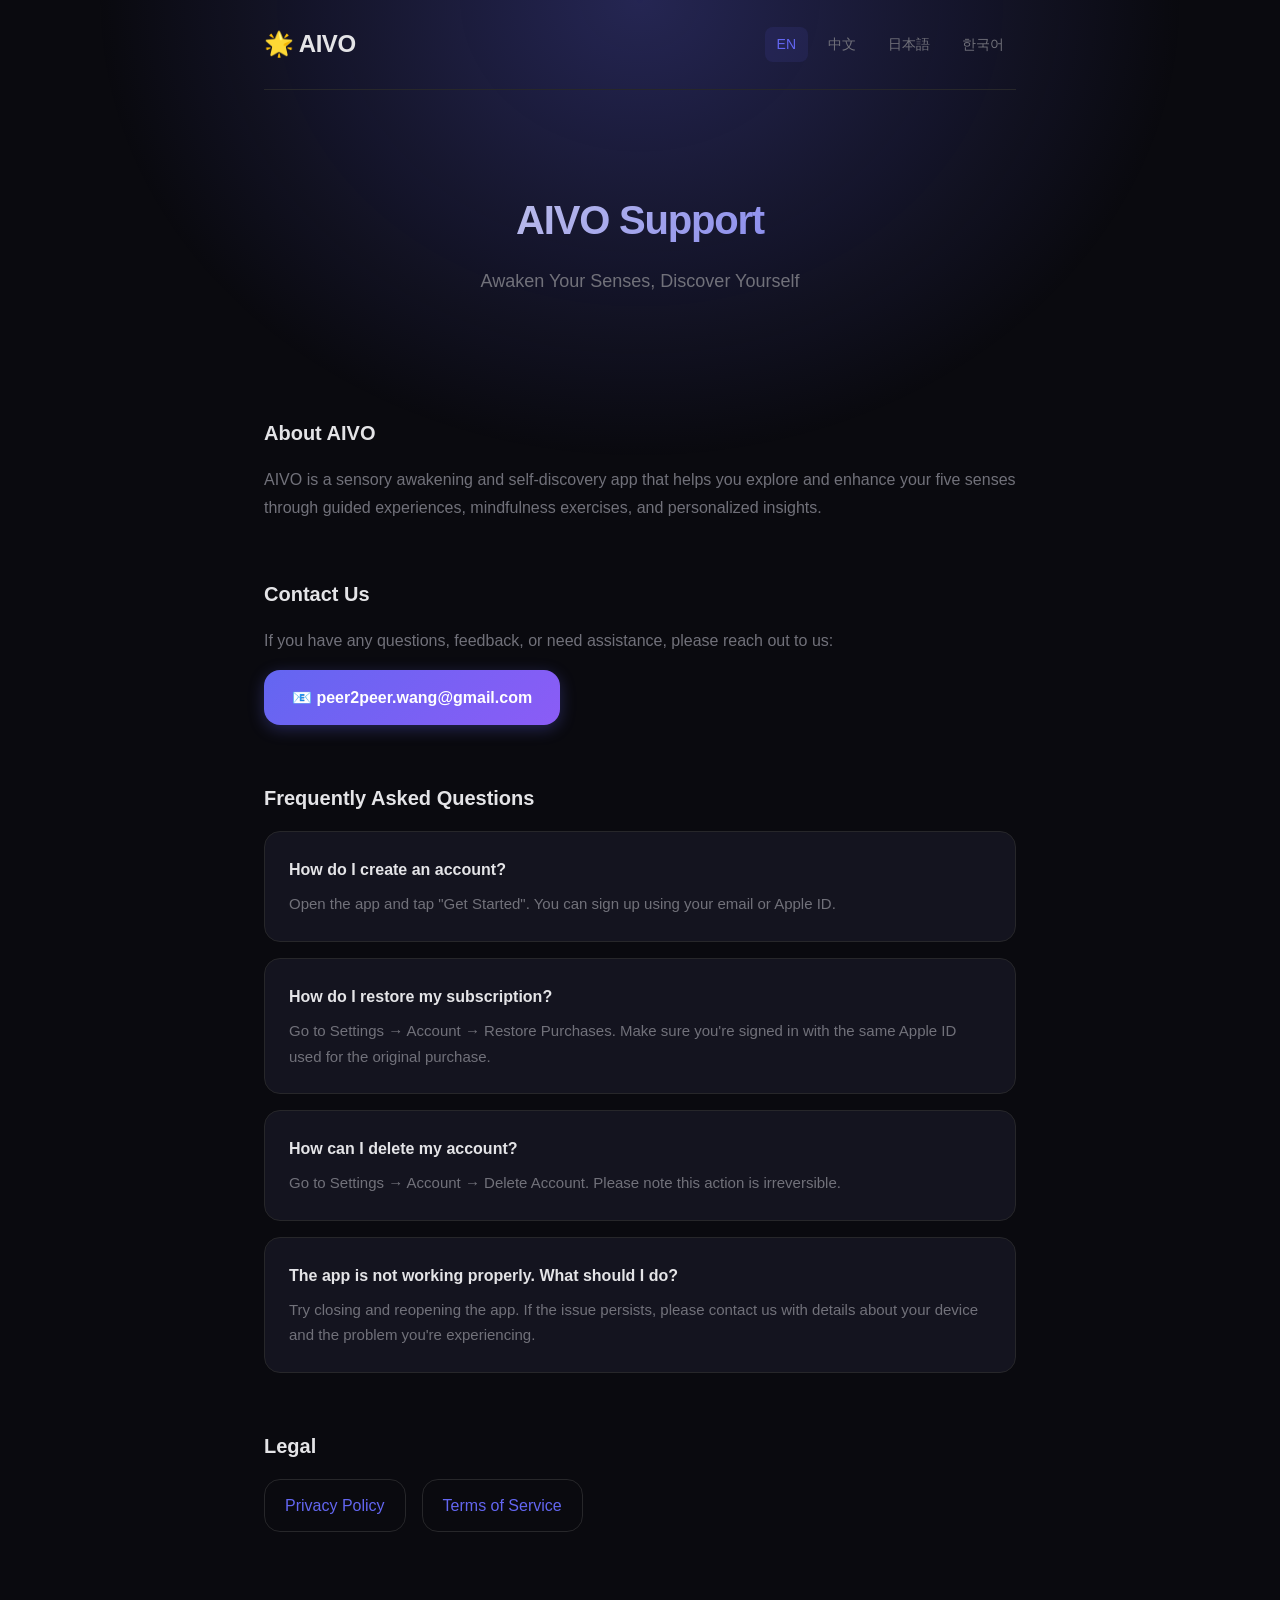
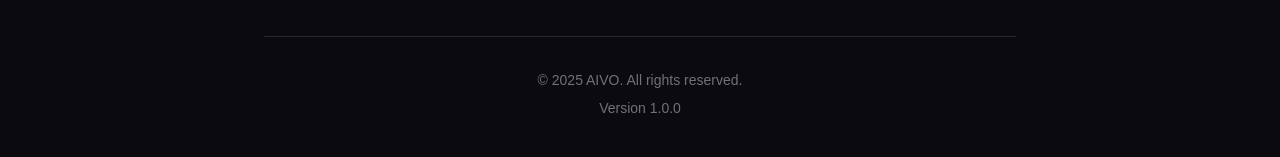
<file: index.html>
<!DOCTYPE html>
<html lang="en">
<head>
  <meta charset="UTF-8">
  <meta name="viewport" content="width=device-width, initial-scale=1.0">
  <title>AIVO Support</title>
  <script>
    (function() {
      const userLang = (navigator.language || navigator.userLanguage || 'en').toLowerCase();
      let target = '/en/';
      
      if (userLang.startsWith('zh')) target = '/zh/';
      else if (userLang.startsWith('ja')) target = '/ja/';
      else if (userLang.startsWith('ko')) target = '/ko/';
      
      // 获取当前路径的基础部分（支持 GitHub Pages 子目录）
      const basePath = window.location.pathname.replace(/\/index\.html$/, '').replace(/\/$/, '');
      window.location.replace(basePath + target);
    })();
  </script>
  <noscript>
    <meta http-equiv="refresh" content="0;url=./en/">
  </noscript>
</head>
<body>
  <p>Redirecting...</p>
</body>
</html>
</file>
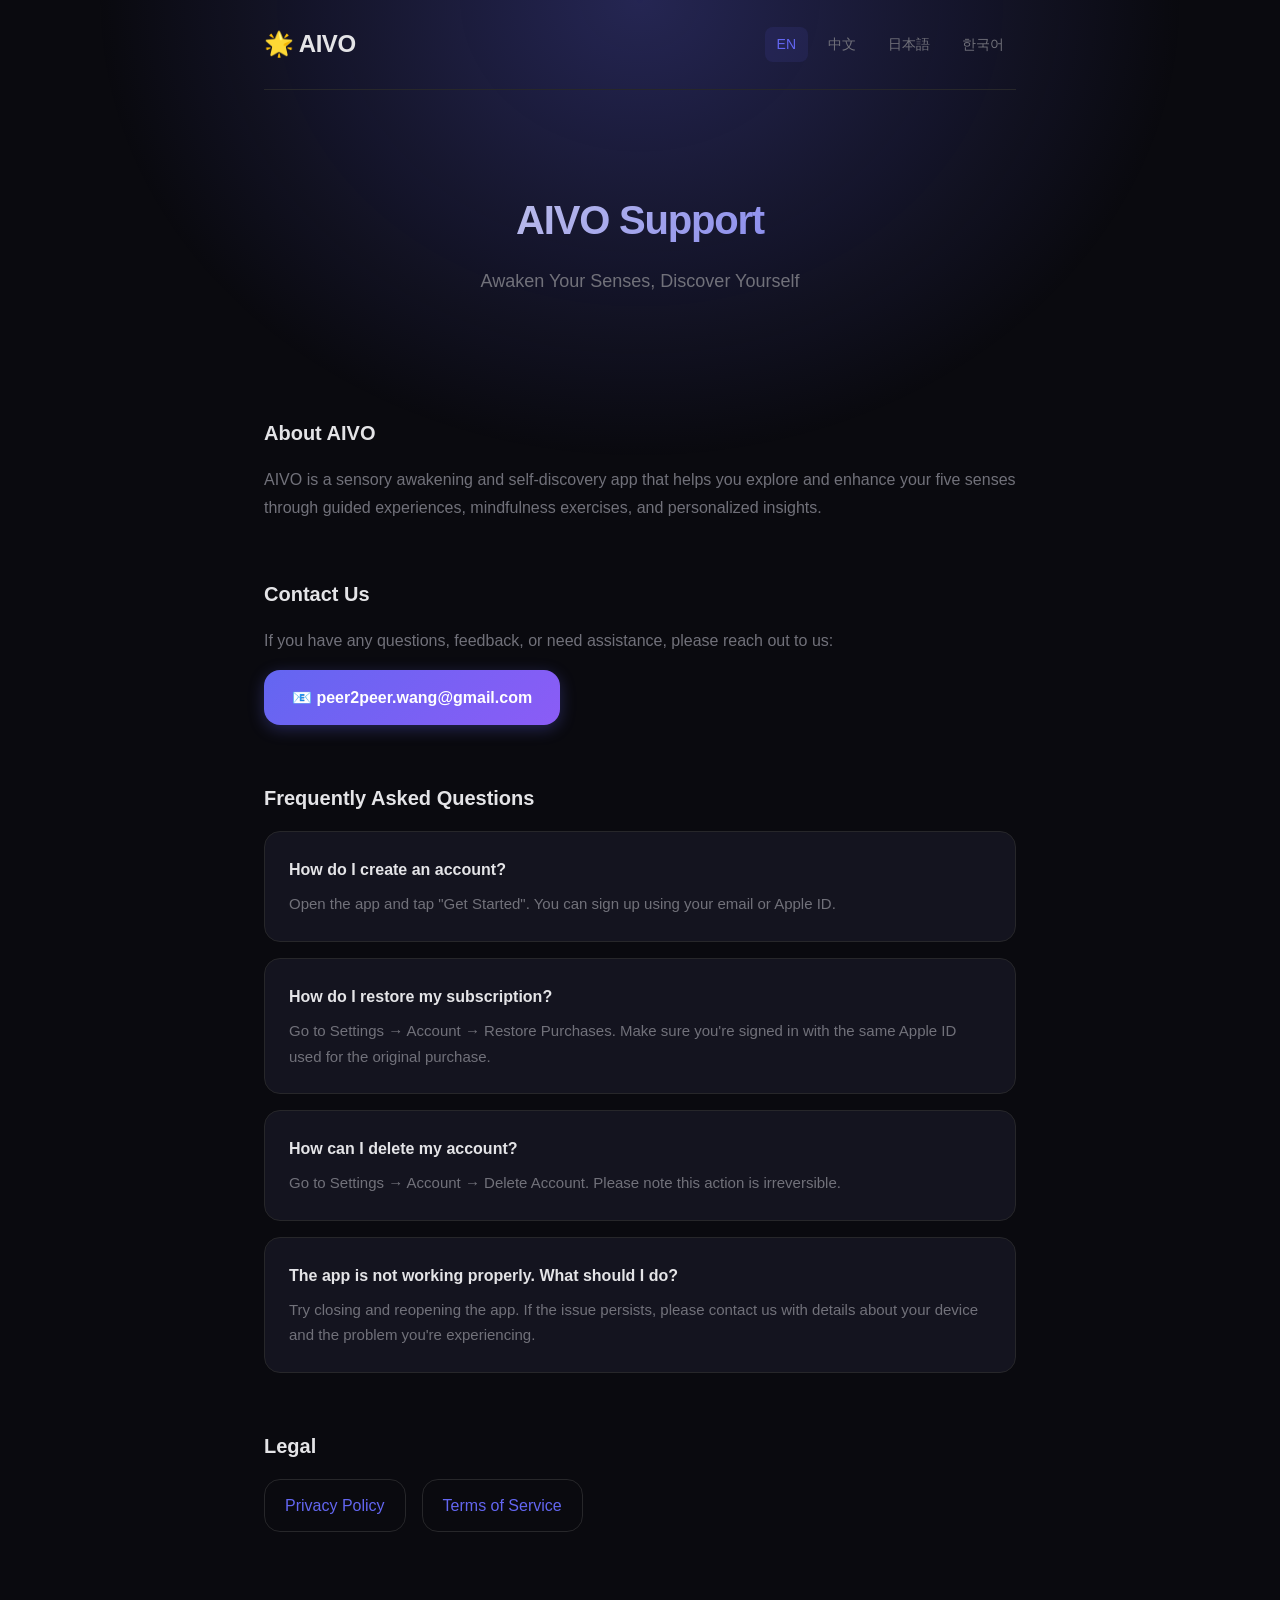
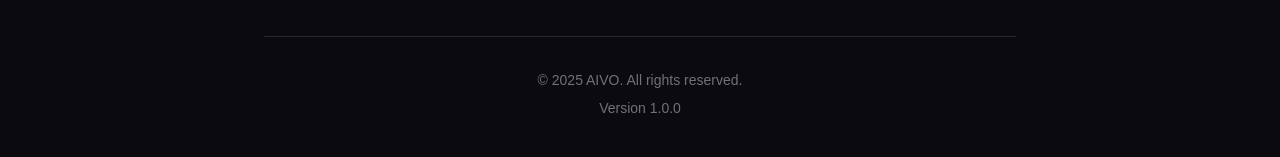
<file: en/index.html>
<!DOCTYPE html>
<html lang="en">
<head>
  <meta charset="UTF-8">
  <meta name="viewport" content="width=device-width, initial-scale=1.0">
  <meta name="description" content="AIVO App Support - Get help, FAQs, and contact information">
  <title>AIVO - Support</title>
  <link rel="stylesheet" href="../css/style.css">
</head>
<body>
  <div class="container">
    <header>
      <div class="logo">🌟 AIVO</div>
      <nav class="lang-switch">
        <a href="../en/" class="active">EN</a>
        <a href="../zh/">中文</a>
        <a href="../ja/">日本語</a>
        <a href="../ko/">한국어</a>
      </nav>
    </header>
    
    <main>
      <section class="hero">
        <h1>AIVO Support</h1>
        <p class="subtitle">Awaken Your Senses, Discover Yourself</p>
      </section>
      
      <section class="about">
        <h2>About AIVO</h2>
        <p>AIVO is a sensory awakening and self-discovery app that helps you explore and enhance your five senses through guided experiences, mindfulness exercises, and personalized insights.</p>
      </section>
      
      <section class="contact">
        <h2>Contact Us</h2>
        <p>If you have any questions, feedback, or need assistance, please reach out to us:</p>
        <a href="mailto:peer2peer.wang@gmail.com" class="email-btn">📧 peer2peer.wang@gmail.com</a>
      </section>
      
      <section class="faq">
        <h2>Frequently Asked Questions</h2>
        
        <div class="faq-item">
          <h3>How do I create an account?</h3>
          <p>Open the app and tap "Get Started". You can sign up using your email or Apple ID.</p>
        </div>
        
        <div class="faq-item">
          <h3>How do I restore my subscription?</h3>
          <p>Go to Settings → Account → Restore Purchases. Make sure you're signed in with the same Apple ID used for the original purchase.</p>
        </div>
        
        <div class="faq-item">
          <h3>How can I delete my account?</h3>
          <p>Go to Settings → Account → Delete Account. Please note this action is irreversible.</p>
        </div>
        
        <div class="faq-item">
          <h3>The app is not working properly. What should I do?</h3>
          <p>Try closing and reopening the app. If the issue persists, please contact us with details about your device and the problem you're experiencing.</p>
        </div>
      </section>
      
      <section class="links">
        <h2>Legal</h2>
        <div class="link-group">
          <a href="privacy.html">Privacy Policy</a>
          <a href="terms.html">Terms of Service</a>
        </div>
      </section>
    </main>
    
    <footer>
      <p>© 2025 AIVO. All rights reserved.</p>
      <p>Version 1.0.0</p>
    </footer>
  </div>
</body>
</html>
</file>
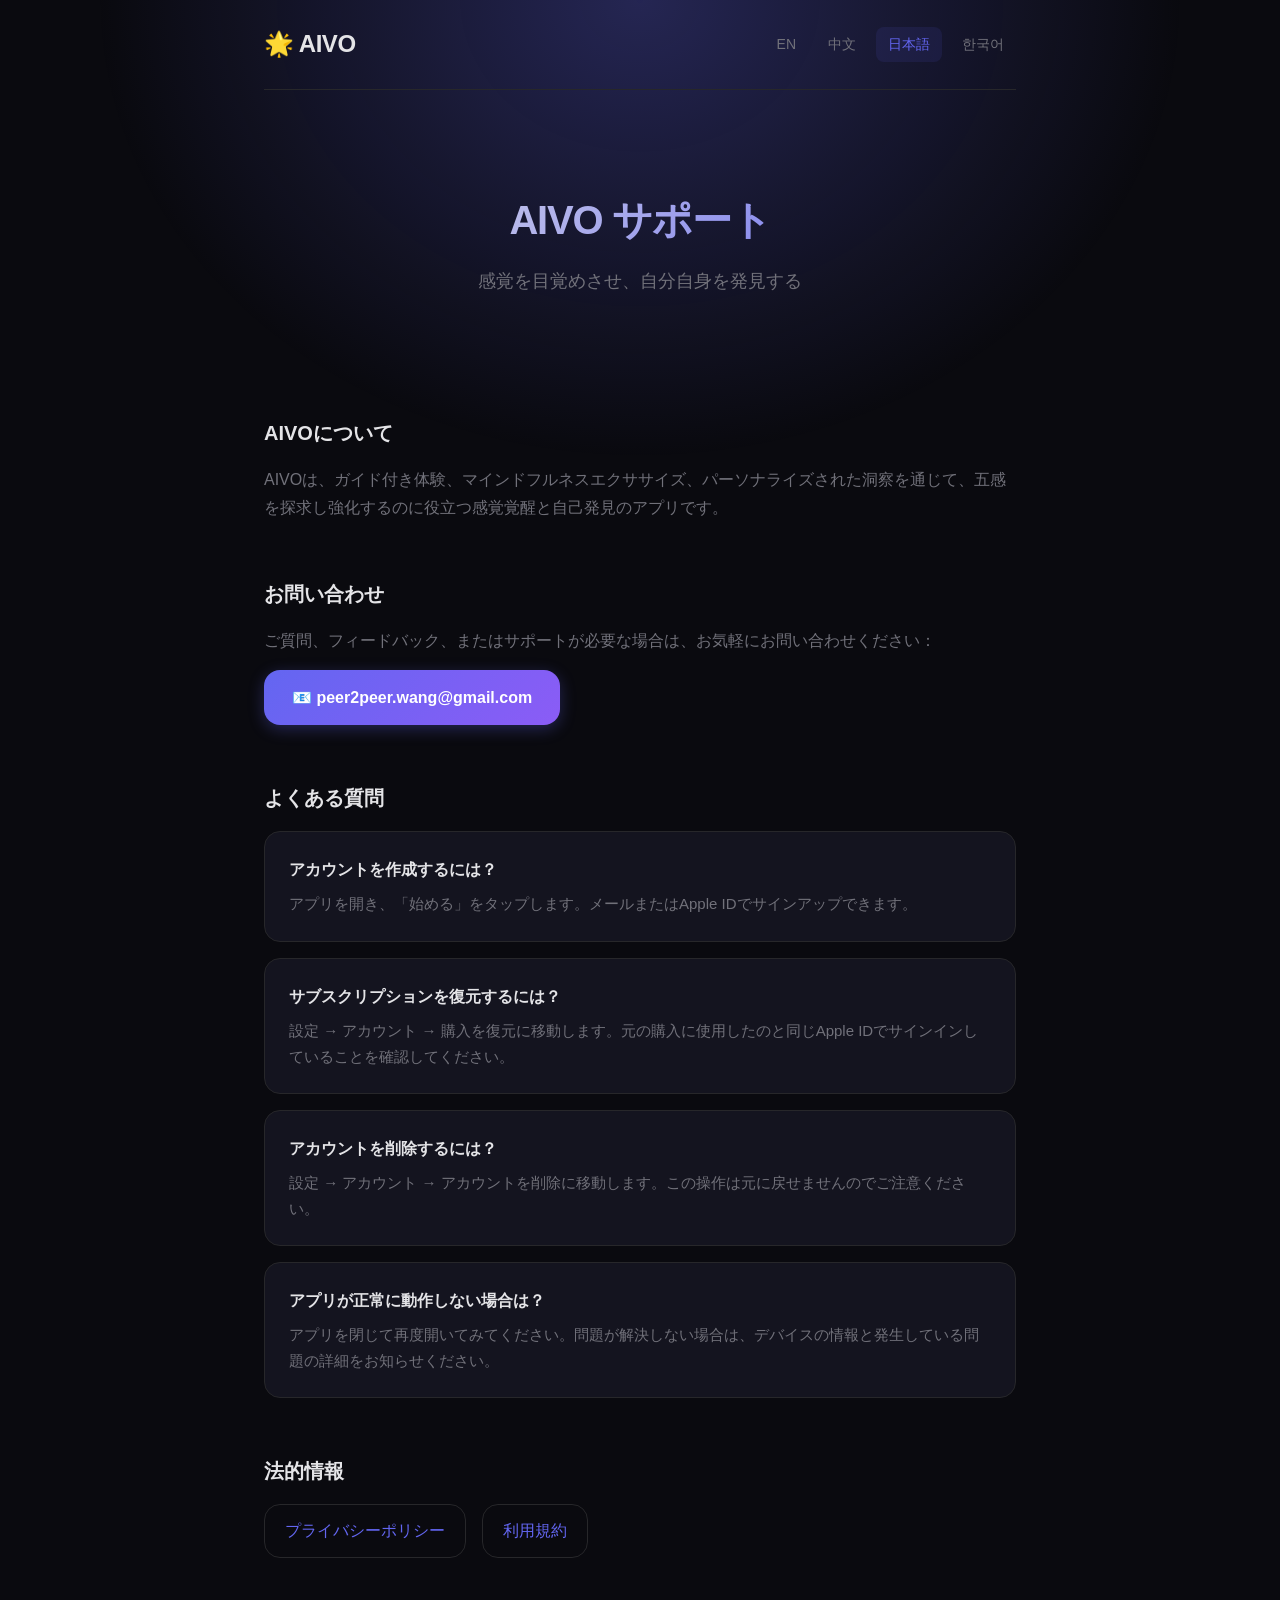
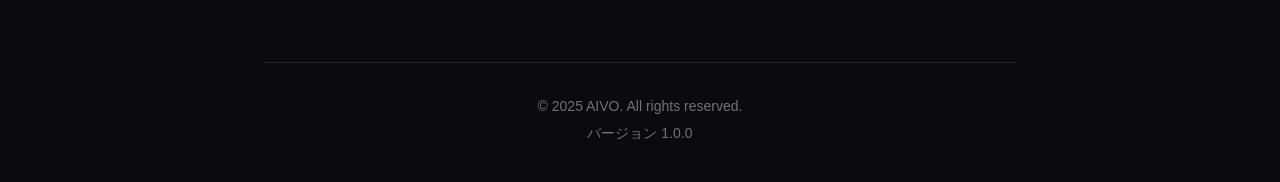
<file: ja/index.html>
<!DOCTYPE html>
<html lang="ja">
<head>
  <meta charset="UTF-8">
  <meta name="viewport" content="width=device-width, initial-scale=1.0">
  <meta name="description" content="AIVOアプリサポート - ヘルプ、FAQ、お問い合わせ情報">
  <title>AIVO - サポート</title>
  <link rel="stylesheet" href="../css/style.css">
</head>
<body>
  <div class="container">
    <header>
      <div class="logo">🌟 AIVO</div>
      <nav class="lang-switch">
        <a href="../en/">EN</a>
        <a href="../zh/">中文</a>
        <a href="../ja/" class="active">日本語</a>
        <a href="../ko/">한국어</a>
      </nav>
    </header>
    
    <main>
      <section class="hero">
        <h1>AIVO サポート</h1>
        <p class="subtitle">感覚を目覚めさせ、自分自身を発見する</p>
      </section>
      
      <section class="about">
        <h2>AIVOについて</h2>
        <p>AIVOは、ガイド付き体験、マインドフルネスエクササイズ、パーソナライズされた洞察を通じて、五感を探求し強化するのに役立つ感覚覚醒と自己発見のアプリです。</p>
      </section>
      
      <section class="contact">
        <h2>お問い合わせ</h2>
        <p>ご質問、フィードバック、またはサポートが必要な場合は、お気軽にお問い合わせください：</p>
        <a href="mailto:peer2peer.wang@gmail.com" class="email-btn">📧 peer2peer.wang@gmail.com</a>
      </section>
      
      <section class="faq">
        <h2>よくある質問</h2>
        
        <div class="faq-item">
          <h3>アカウントを作成するには？</h3>
          <p>アプリを開き、「始める」をタップします。メールまたはApple IDでサインアップできます。</p>
        </div>
        
        <div class="faq-item">
          <h3>サブスクリプションを復元するには？</h3>
          <p>設定 → アカウント → 購入を復元に移動します。元の購入に使用したのと同じApple IDでサインインしていることを確認してください。</p>
        </div>
        
        <div class="faq-item">
          <h3>アカウントを削除するには？</h3>
          <p>設定 → アカウント → アカウントを削除に移動します。この操作は元に戻せませんのでご注意ください。</p>
        </div>
        
        <div class="faq-item">
          <h3>アプリが正常に動作しない場合は？</h3>
          <p>アプリを閉じて再度開いてみてください。問題が解決しない場合は、デバイスの情報と発生している問題の詳細をお知らせください。</p>
        </div>
      </section>
      
      <section class="links">
        <h2>法的情報</h2>
        <div class="link-group">
          <a href="privacy.html">プライバシーポリシー</a>
          <a href="terms.html">利用規約</a>
        </div>
      </section>
    </main>
    
    <footer>
      <p>© 2025 AIVO. All rights reserved.</p>
      <p>バージョン 1.0.0</p>
    </footer>
  </div>
</body>
</html>
</file>
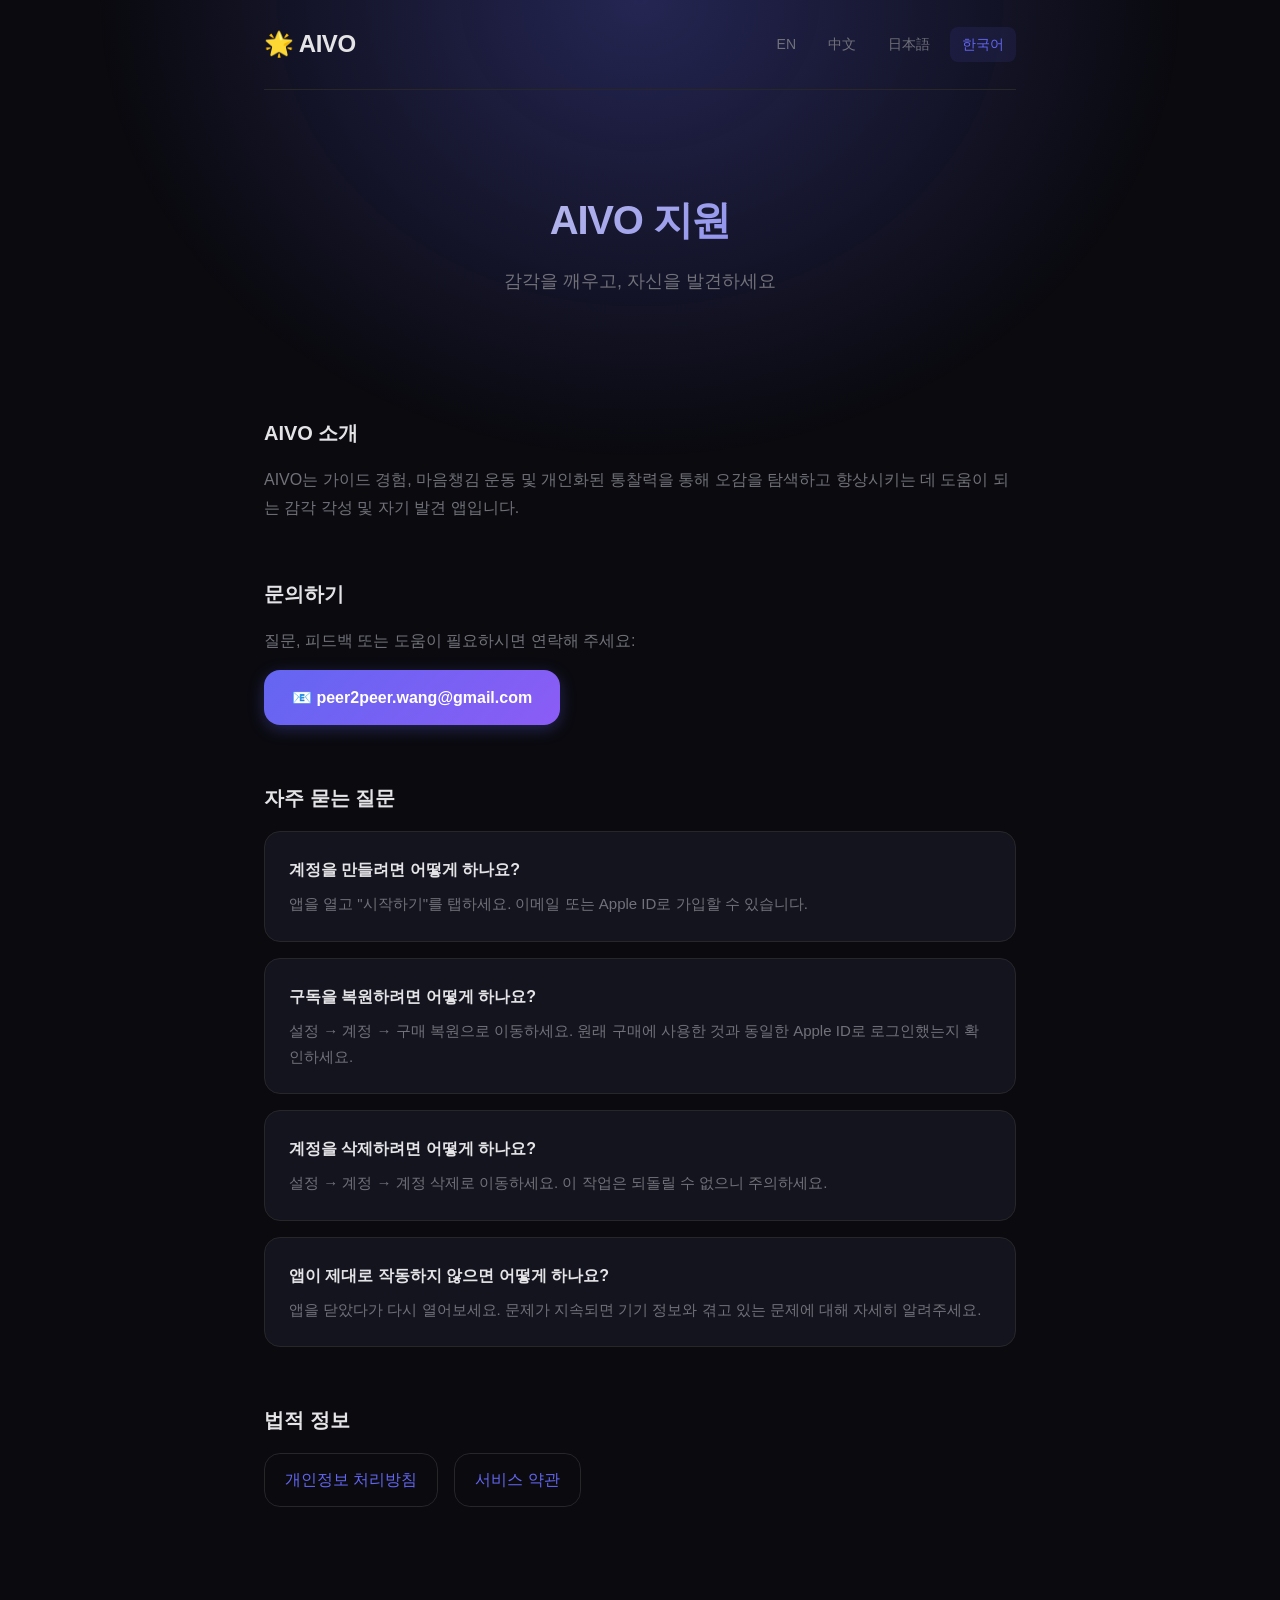
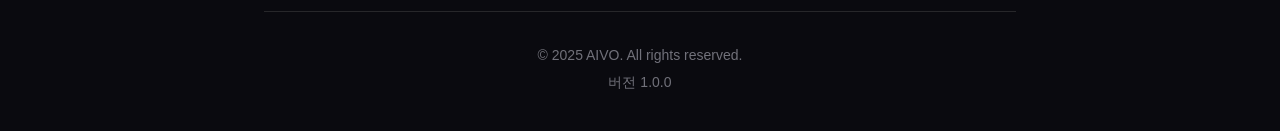
<file: ko/index.html>
<!DOCTYPE html>
<html lang="ko">
<head>
  <meta charset="UTF-8">
  <meta name="viewport" content="width=device-width, initial-scale=1.0">
  <meta name="description" content="AIVO 앱 지원 - 도움말, FAQ 및 연락처 정보">
  <title>AIVO - 지원</title>
  <link rel="stylesheet" href="../css/style.css">
</head>
<body>
  <div class="container">
    <header>
      <div class="logo">🌟 AIVO</div>
      <nav class="lang-switch">
        <a href="../en/">EN</a>
        <a href="../zh/">中文</a>
        <a href="../ja/">日本語</a>
        <a href="../ko/" class="active">한국어</a>
      </nav>
    </header>
    
    <main>
      <section class="hero">
        <h1>AIVO 지원</h1>
        <p class="subtitle">감각을 깨우고, 자신을 발견하세요</p>
      </section>
      
      <section class="about">
        <h2>AIVO 소개</h2>
        <p>AIVO는 가이드 경험, 마음챙김 운동 및 개인화된 통찰력을 통해 오감을 탐색하고 향상시키는 데 도움이 되는 감각 각성 및 자기 발견 앱입니다.</p>
      </section>
      
      <section class="contact">
        <h2>문의하기</h2>
        <p>질문, 피드백 또는 도움이 필요하시면 연락해 주세요:</p>
        <a href="mailto:peer2peer.wang@gmail.com" class="email-btn">📧 peer2peer.wang@gmail.com</a>
      </section>
      
      <section class="faq">
        <h2>자주 묻는 질문</h2>
        
        <div class="faq-item">
          <h3>계정을 만들려면 어떻게 하나요?</h3>
          <p>앱을 열고 "시작하기"를 탭하세요. 이메일 또는 Apple ID로 가입할 수 있습니다.</p>
        </div>
        
        <div class="faq-item">
          <h3>구독을 복원하려면 어떻게 하나요?</h3>
          <p>설정 → 계정 → 구매 복원으로 이동하세요. 원래 구매에 사용한 것과 동일한 Apple ID로 로그인했는지 확인하세요.</p>
        </div>
        
        <div class="faq-item">
          <h3>계정을 삭제하려면 어떻게 하나요?</h3>
          <p>설정 → 계정 → 계정 삭제로 이동하세요. 이 작업은 되돌릴 수 없으니 주의하세요.</p>
        </div>
        
        <div class="faq-item">
          <h3>앱이 제대로 작동하지 않으면 어떻게 하나요?</h3>
          <p>앱을 닫았다가 다시 열어보세요. 문제가 지속되면 기기 정보와 겪고 있는 문제에 대해 자세히 알려주세요.</p>
        </div>
      </section>
      
      <section class="links">
        <h2>법적 정보</h2>
        <div class="link-group">
          <a href="privacy.html">개인정보 처리방침</a>
          <a href="terms.html">서비스 약관</a>
        </div>
      </section>
    </main>
    
    <footer>
      <p>© 2025 AIVO. All rights reserved.</p>
      <p>버전 1.0.0</p>
    </footer>
  </div>
</body>
</html>
</file>
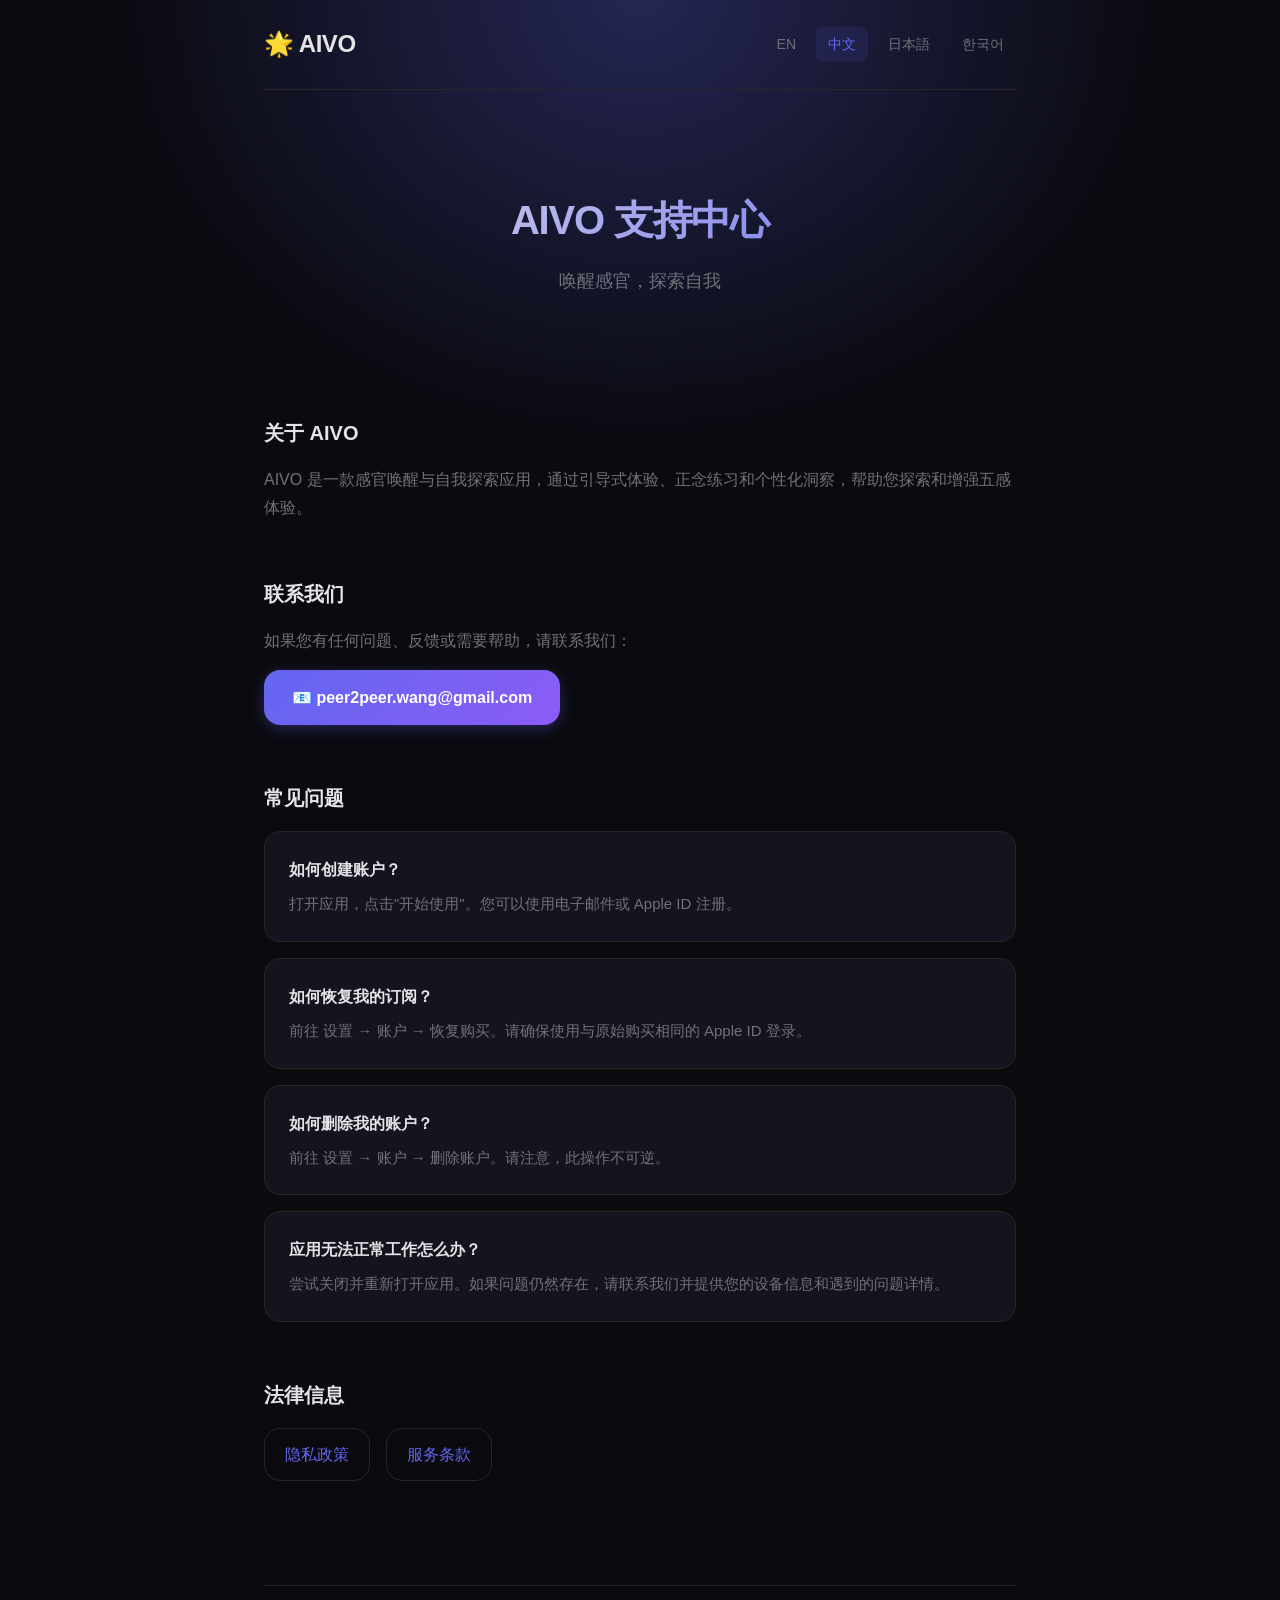
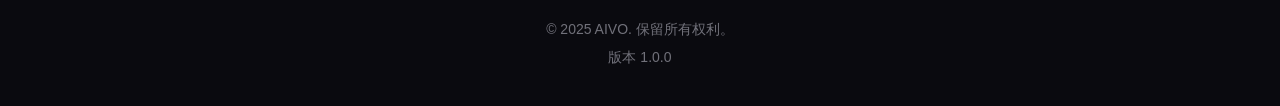
<file: zh/index.html>
<!DOCTYPE html>
<html lang="zh-CN">
<head>
  <meta charset="UTF-8">
  <meta name="viewport" content="width=device-width, initial-scale=1.0">
  <meta name="description" content="AIVO 应用支持 - 获取帮助、常见问题和联系方式">
  <title>AIVO - 支持</title>
  <link rel="stylesheet" href="../css/style.css">
</head>
<body>
  <div class="container">
    <header>
      <div class="logo">🌟 AIVO</div>
      <nav class="lang-switch">
        <a href="../en/">EN</a>
        <a href="../zh/" class="active">中文</a>
        <a href="../ja/">日本語</a>
        <a href="../ko/">한국어</a>
      </nav>
    </header>
    
    <main>
      <section class="hero">
        <h1>AIVO 支持中心</h1>
        <p class="subtitle">唤醒感官，探索自我</p>
      </section>
      
      <section class="about">
        <h2>关于 AIVO</h2>
        <p>AIVO 是一款感官唤醒与自我探索应用，通过引导式体验、正念练习和个性化洞察，帮助您探索和增强五感体验。</p>
      </section>
      
      <section class="contact">
        <h2>联系我们</h2>
        <p>如果您有任何问题、反馈或需要帮助，请联系我们：</p>
        <a href="mailto:peer2peer.wang@gmail.com" class="email-btn">📧 peer2peer.wang@gmail.com</a>
      </section>
      
      <section class="faq">
        <h2>常见问题</h2>
        
        <div class="faq-item">
          <h3>如何创建账户？</h3>
          <p>打开应用，点击"开始使用"。您可以使用电子邮件或 Apple ID 注册。</p>
        </div>
        
        <div class="faq-item">
          <h3>如何恢复我的订阅？</h3>
          <p>前往 设置 → 账户 → 恢复购买。请确保使用与原始购买相同的 Apple ID 登录。</p>
        </div>
        
        <div class="faq-item">
          <h3>如何删除我的账户？</h3>
          <p>前往 设置 → 账户 → 删除账户。请注意，此操作不可逆。</p>
        </div>
        
        <div class="faq-item">
          <h3>应用无法正常工作怎么办？</h3>
          <p>尝试关闭并重新打开应用。如果问题仍然存在，请联系我们并提供您的设备信息和遇到的问题详情。</p>
        </div>
      </section>
      
      <section class="links">
        <h2>法律信息</h2>
        <div class="link-group">
          <a href="privacy.html">隐私政策</a>
          <a href="terms.html">服务条款</a>
        </div>
      </section>
    </main>
    
    <footer>
      <p>© 2025 AIVO. 保留所有权利。</p>
      <p>版本 1.0.0</p>
    </footer>
  </div>
</body>
</html>
</file>
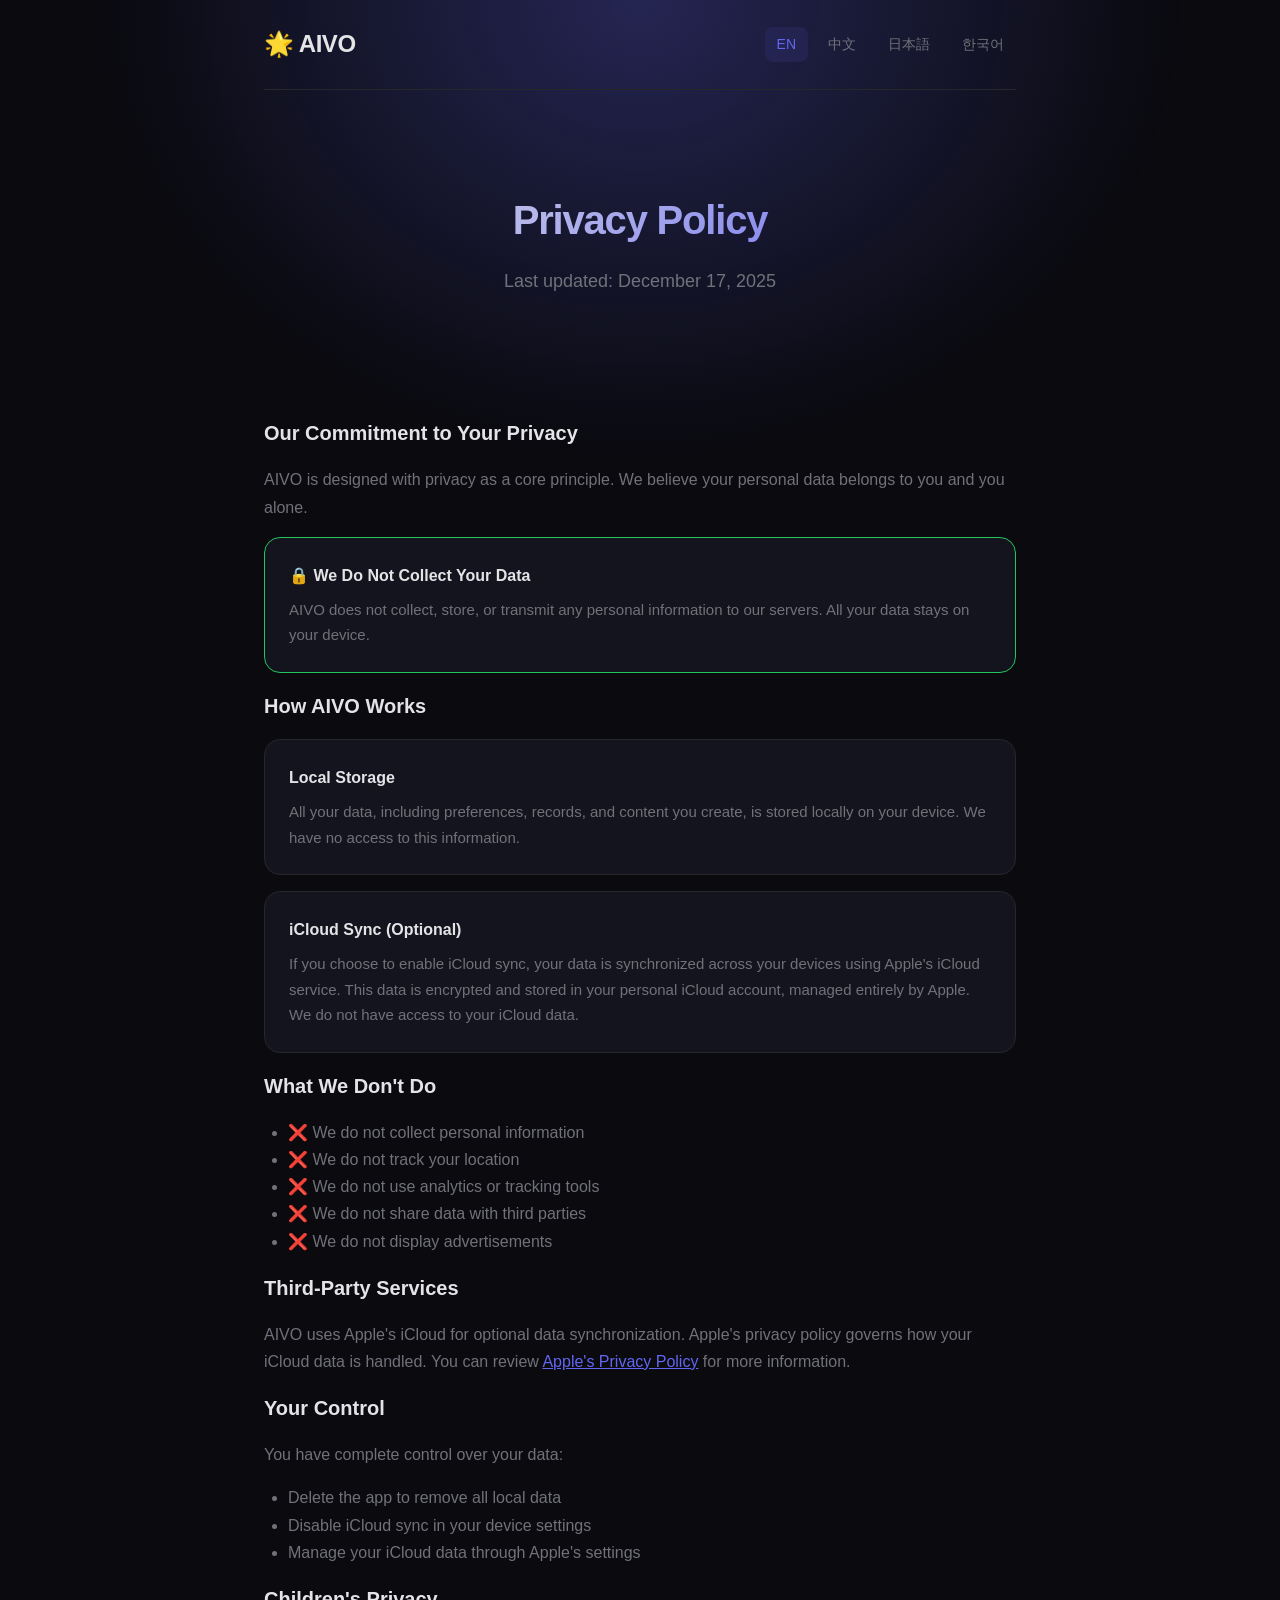
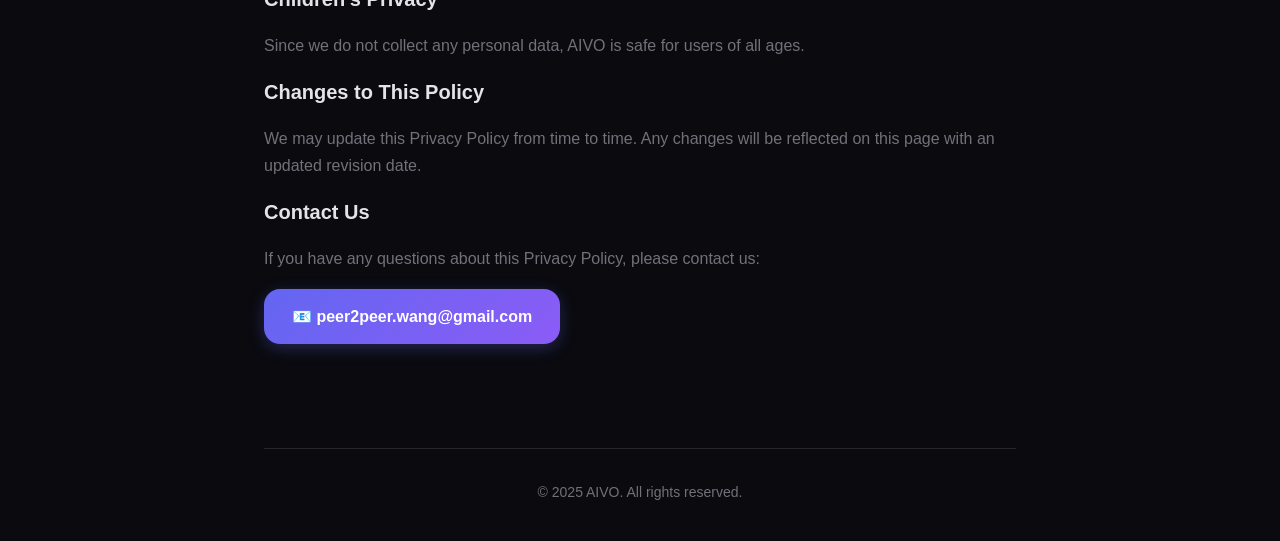
<file: privacy.html>
<!DOCTYPE html>
<html lang="en">
<head>
  <meta charset="UTF-8">
  <meta name="viewport" content="width=device-width, initial-scale=1.0">
  <title>AIVO Privacy Policy</title>
  <script>
    (function() {
      const userLang = (navigator.language || navigator.userLanguage || 'en').toLowerCase();
      let target = '/en/privacy.html';
      
      if (userLang.startsWith('zh')) target = '/zh/privacy.html';
      else if (userLang.startsWith('ja')) target = '/ja/privacy.html';
      else if (userLang.startsWith('ko')) target = '/ko/privacy.html';
      
      const basePath = window.location.pathname.replace(/\/privacy\.html$/, '').replace(/\/$/, '');
      window.location.replace(basePath + target);
    })();
  </script>
  <noscript>
    <meta http-equiv="refresh" content="0;url=./en/privacy.html">
  </noscript>
</head>
<body>
  <p>Redirecting...</p>
</body>
</html>
</file>
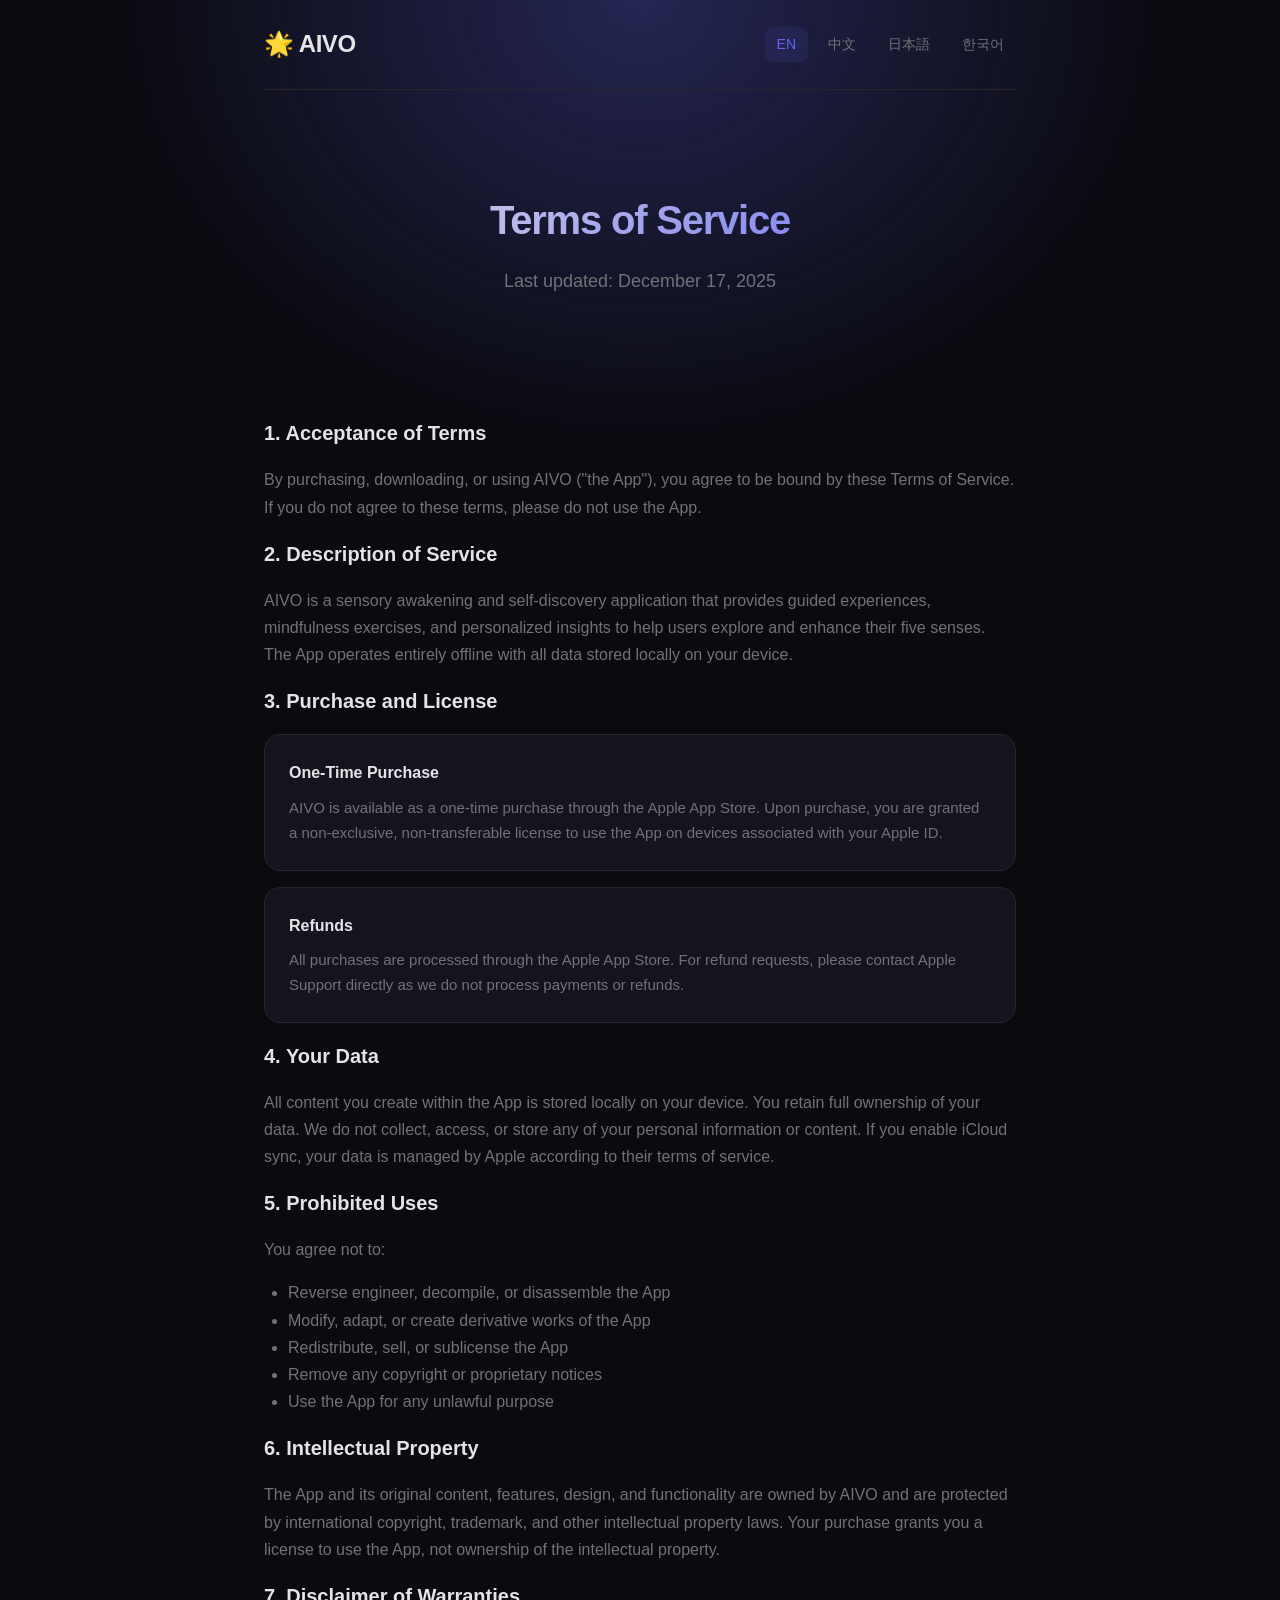
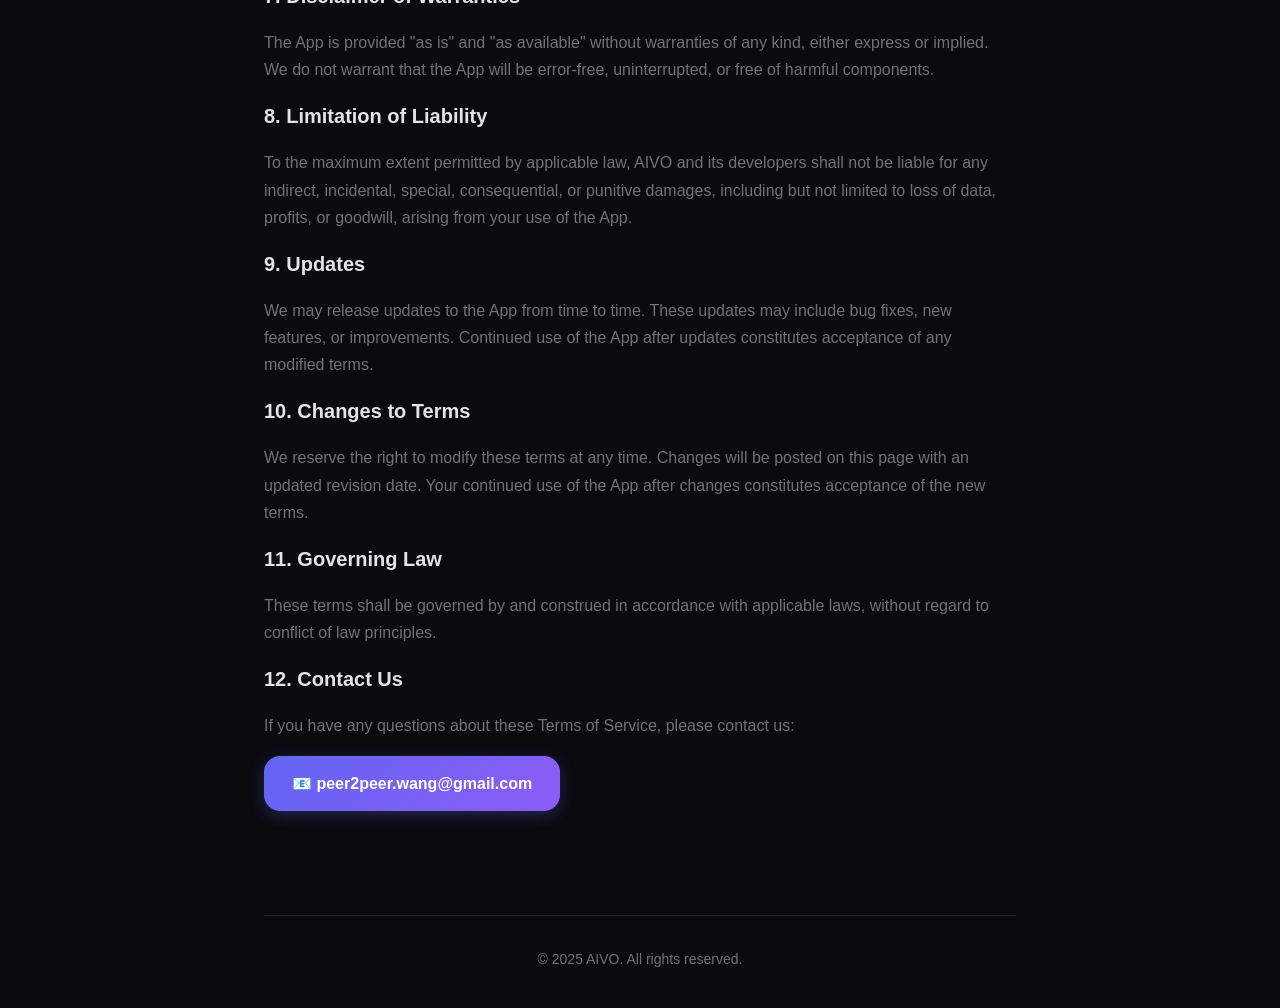
<file: terms.html>
<!DOCTYPE html>
<html lang="en">
<head>
  <meta charset="UTF-8">
  <meta name="viewport" content="width=device-width, initial-scale=1.0">
  <title>AIVO Terms of Service</title>
  <script>
    (function() {
      const userLang = (navigator.language || navigator.userLanguage || 'en').toLowerCase();
      let target = '/en/terms.html';
      
      if (userLang.startsWith('zh')) target = '/zh/terms.html';
      else if (userLang.startsWith('ja')) target = '/ja/terms.html';
      else if (userLang.startsWith('ko')) target = '/ko/terms.html';
      
      const basePath = window.location.pathname.replace(/\/terms\.html$/, '').replace(/\/$/, '');
      window.location.replace(basePath + target);
    })();
  </script>
  <noscript>
    <meta http-equiv="refresh" content="0;url=./en/terms.html">
  </noscript>
</head>
<body>
  <p>Redirecting...</p>
</body>
</html>
</file>
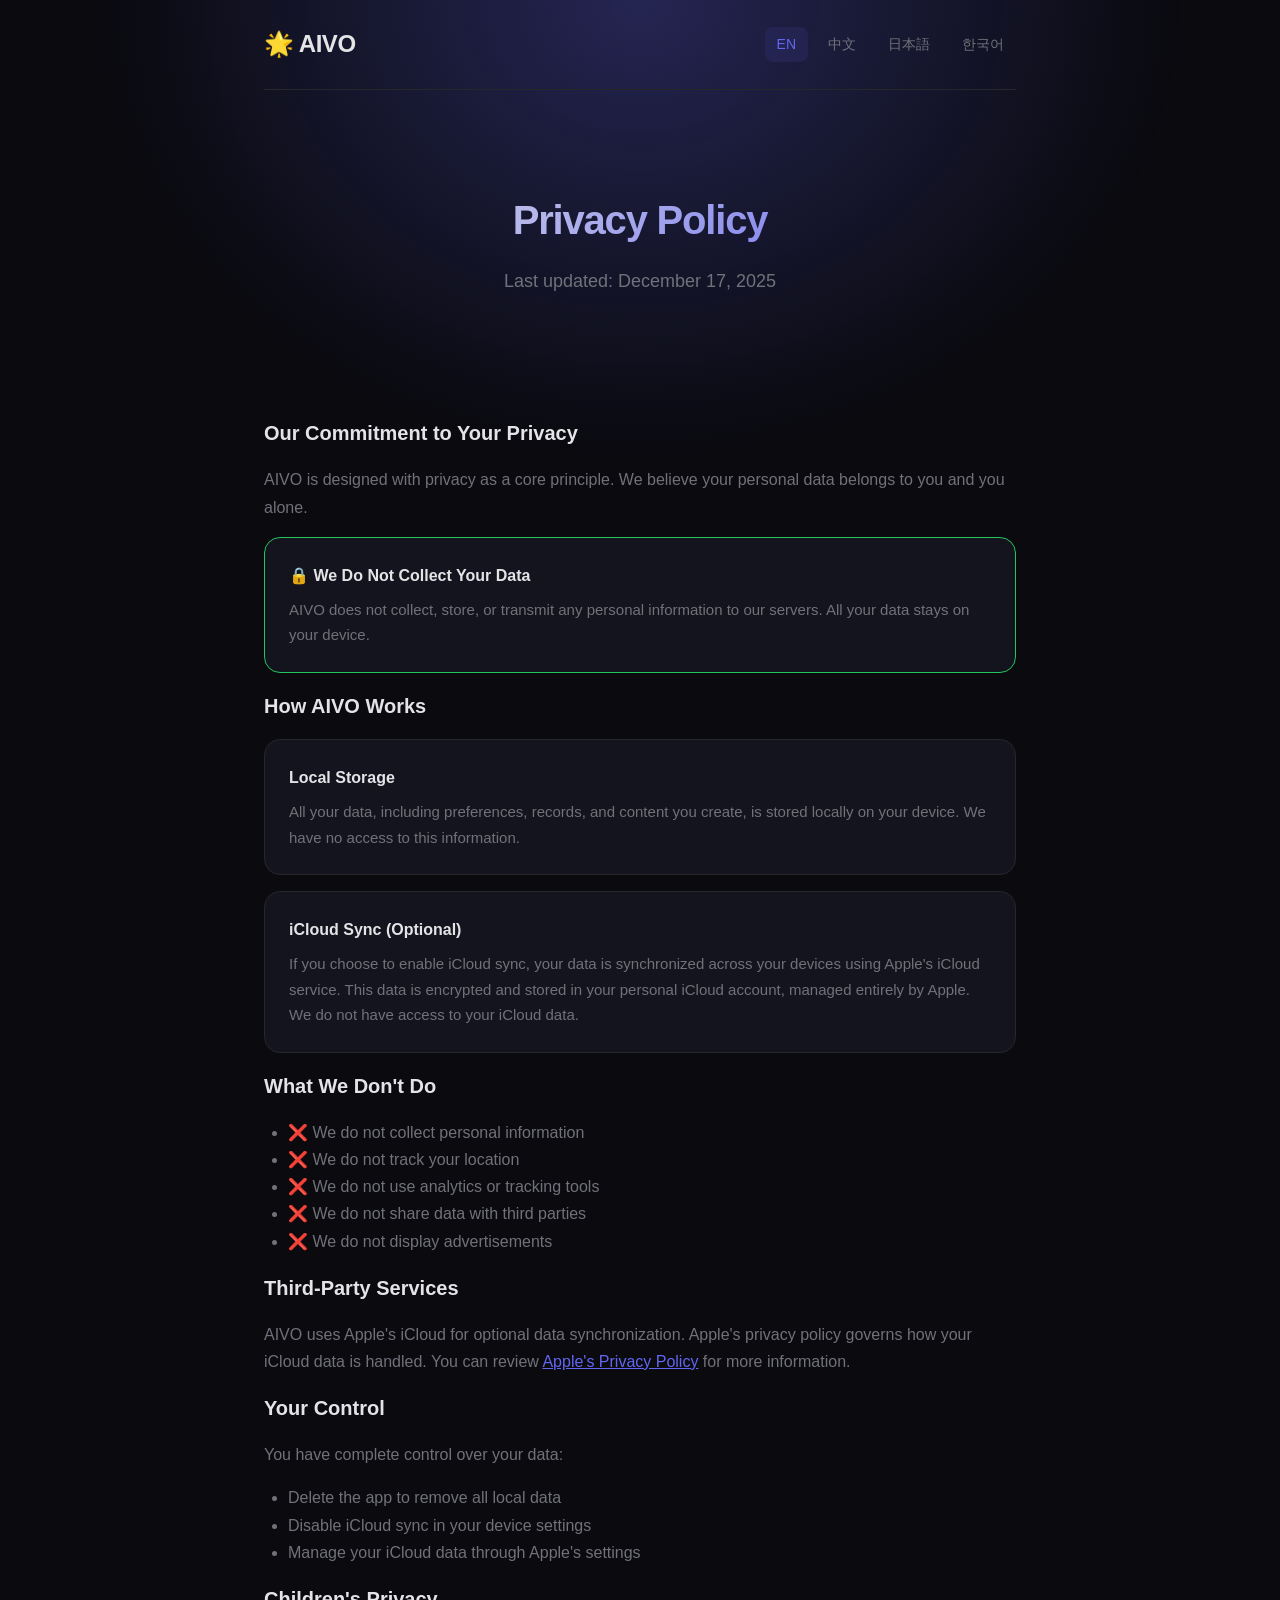
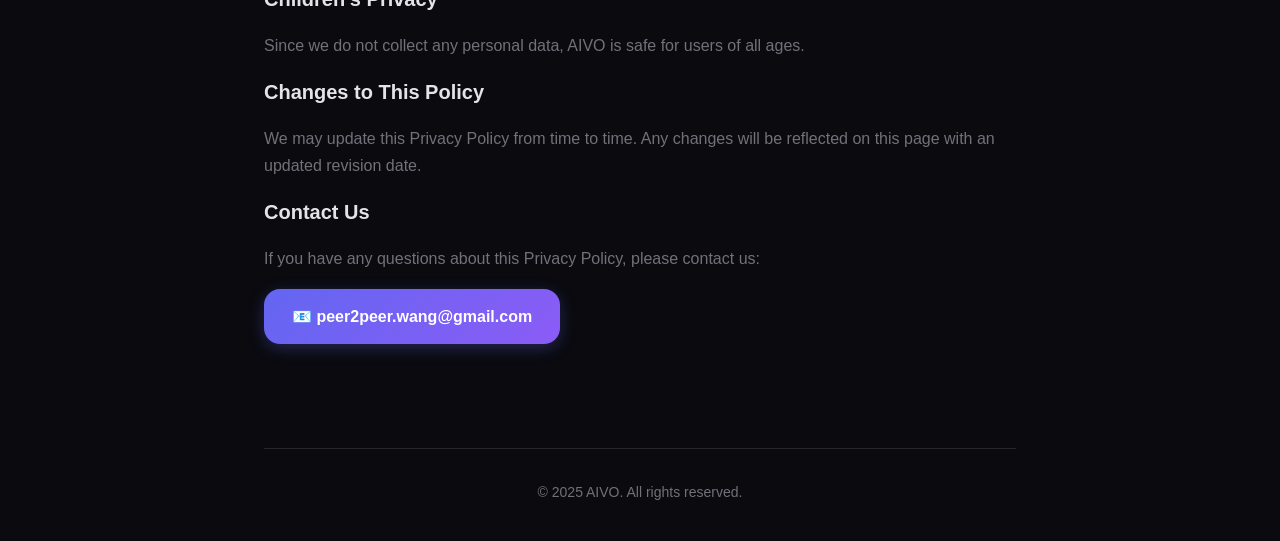
<file: en/privacy.html>
<!DOCTYPE html>
<html lang="en">
<head>
  <meta charset="UTF-8">
  <meta name="viewport" content="width=device-width, initial-scale=1.0">
  <meta name="description" content="AIVO Privacy Policy">
  <title>AIVO - Privacy Policy</title>
  <link rel="stylesheet" href="../css/style.css">
</head>
<body>
  <div class="container">
    <header>
      <div class="logo">🌟 AIVO</div>
      <nav class="lang-switch">
        <a href="../en/privacy.html" class="active">EN</a>
        <a href="../zh/privacy.html">中文</a>
        <a href="../ja/privacy.html">日本語</a>
        <a href="../ko/privacy.html">한국어</a>
      </nav>
    </header>
    
    <main>
      <section class="hero">
        <h1>Privacy Policy</h1>
        <p class="subtitle">Last updated: December 17, 2025</p>
      </section>
      
      <section class="content">
        <h2>Our Commitment to Your Privacy</h2>
        <p>AIVO is designed with privacy as a core principle. We believe your personal data belongs to you and you alone.</p>
        
        <div class="faq-item" style="border-color: #22c55e;">
          <h3>🔒 We Do Not Collect Your Data</h3>
          <p>AIVO does not collect, store, or transmit any personal information to our servers. All your data stays on your device.</p>
        </div>
        
        <h2>How AIVO Works</h2>
        
        <div class="faq-item">
          <h3>Local Storage</h3>
          <p>All your data, including preferences, records, and content you create, is stored locally on your device. We have no access to this information.</p>
        </div>
        
        <div class="faq-item">
          <h3>iCloud Sync (Optional)</h3>
          <p>If you choose to enable iCloud sync, your data is synchronized across your devices using Apple's iCloud service. This data is encrypted and stored in your personal iCloud account, managed entirely by Apple. We do not have access to your iCloud data.</p>
        </div>
        
        <h2>What We Don't Do</h2>
        <ul style="color: var(--color-text-muted); margin-left: 24px; margin-bottom: 16px;">
          <li>❌ We do not collect personal information</li>
          <li>❌ We do not track your location</li>
          <li>❌ We do not use analytics or tracking tools</li>
          <li>❌ We do not share data with third parties</li>
          <li>❌ We do not display advertisements</li>
        </ul>
        
        <h2>Third-Party Services</h2>
        <p>AIVO uses Apple's iCloud for optional data synchronization. Apple's privacy policy governs how your iCloud data is handled. You can review <a href="https://www.apple.com/legal/privacy/" style="color: var(--color-primary);">Apple's Privacy Policy</a> for more information.</p>
        
        <h2>Your Control</h2>
        <p>You have complete control over your data:</p>
        <ul style="color: var(--color-text-muted); margin-left: 24px; margin-bottom: 16px;">
          <li>Delete the app to remove all local data</li>
          <li>Disable iCloud sync in your device settings</li>
          <li>Manage your iCloud data through Apple's settings</li>
        </ul>
        
        <h2>Children's Privacy</h2>
        <p>Since we do not collect any personal data, AIVO is safe for users of all ages.</p>
        
        <h2>Changes to This Policy</h2>
        <p>We may update this Privacy Policy from time to time. Any changes will be reflected on this page with an updated revision date.</p>
        
        <h2>Contact Us</h2>
        <p>If you have any questions about this Privacy Policy, please contact us:</p>
        <a href="mailto:peer2peer.wang@gmail.com" class="email-btn">📧 peer2peer.wang@gmail.com</a>
      </section>
    </main>
    
    <footer>
      <p>© 2025 AIVO. All rights reserved.</p>
    </footer>
  </div>
</body>
</html>
</file>
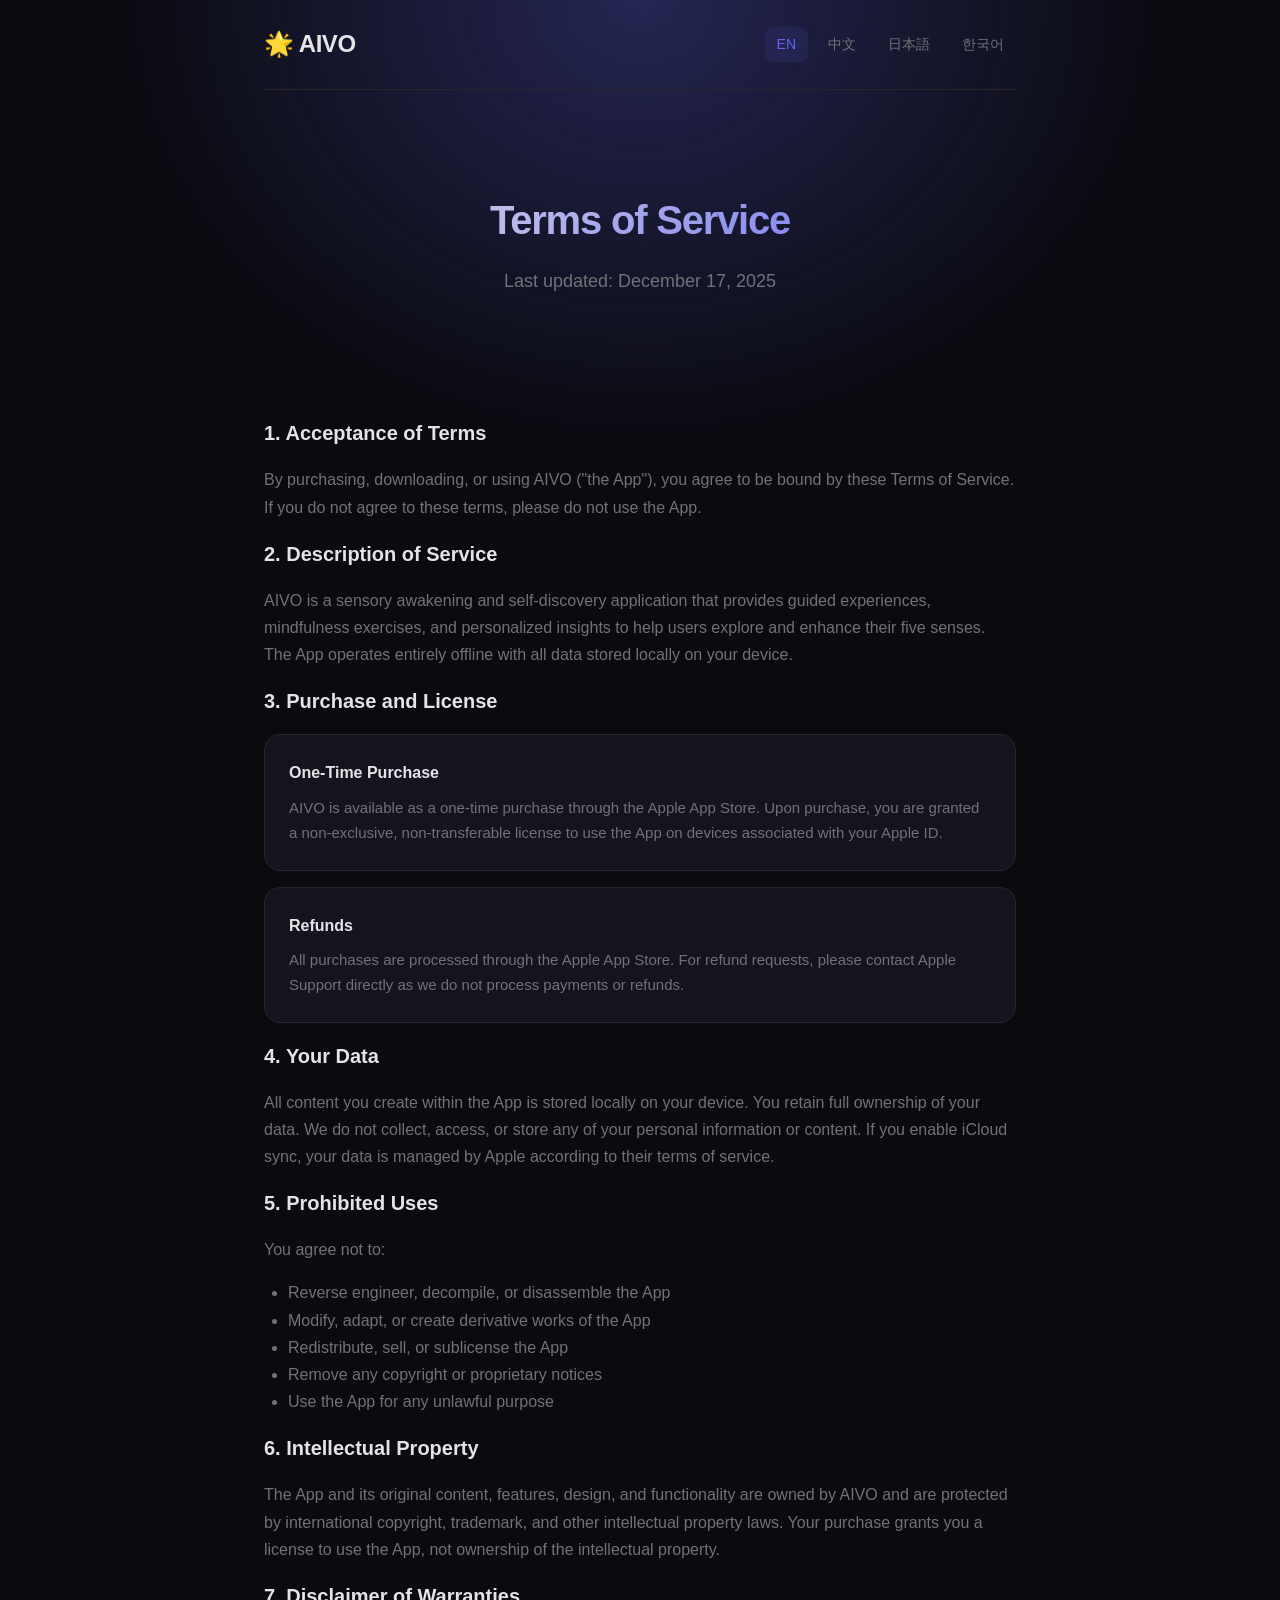
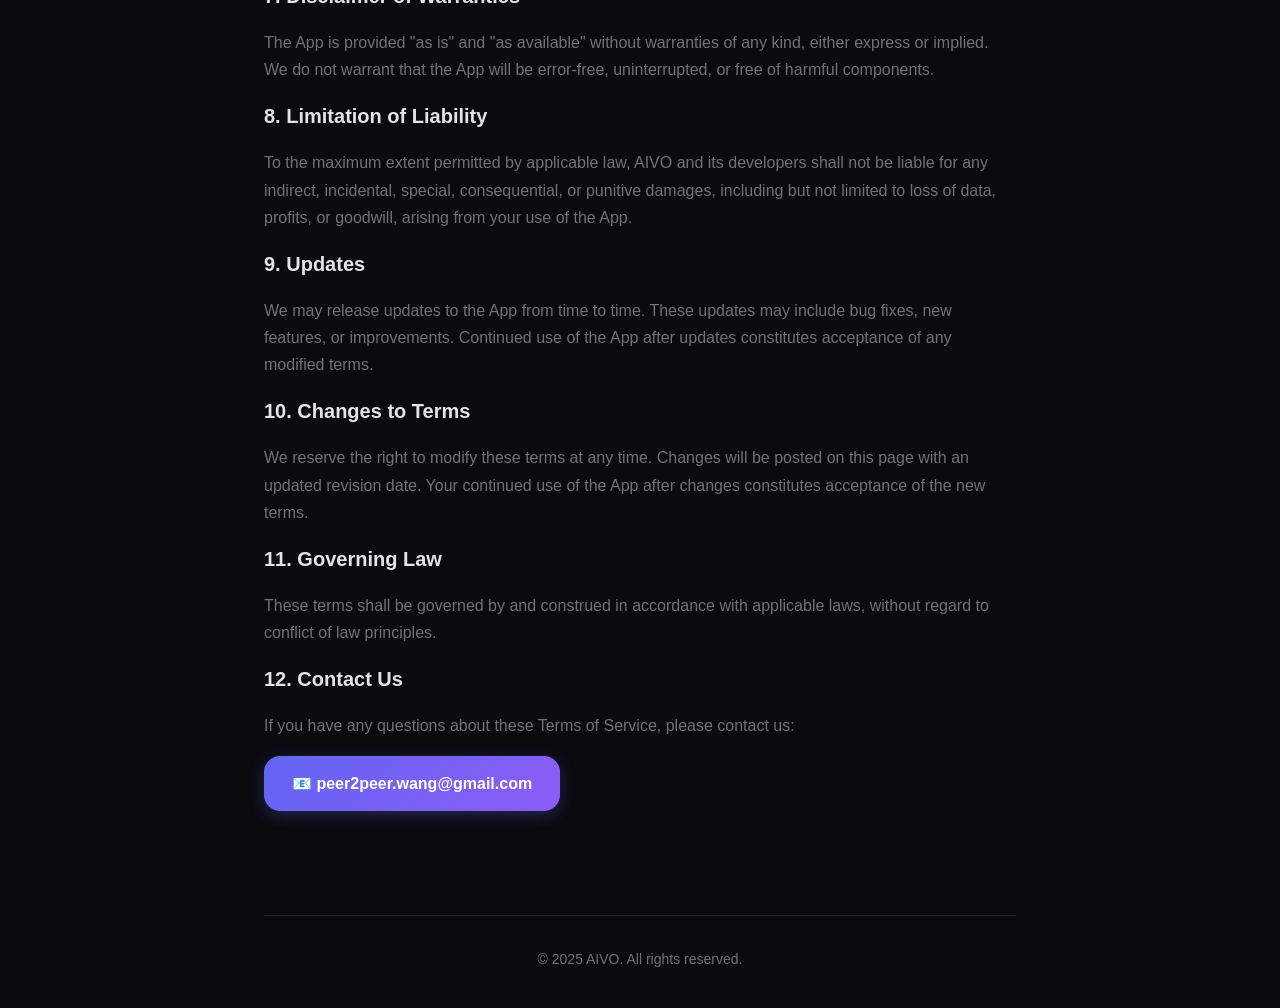
<file: en/terms.html>
<!DOCTYPE html>
<html lang="en">
<head>
  <meta charset="UTF-8">
  <meta name="viewport" content="width=device-width, initial-scale=1.0">
  <meta name="description" content="AIVO Terms of Service">
  <title>AIVO - Terms of Service</title>
  <link rel="stylesheet" href="../css/style.css">
</head>
<body>
  <div class="container">
    <header>
      <div class="logo">🌟 AIVO</div>
      <nav class="lang-switch">
        <a href="../en/terms.html" class="active">EN</a>
        <a href="../zh/terms.html">中文</a>
        <a href="../ja/terms.html">日本語</a>
        <a href="../ko/terms.html">한국어</a>
      </nav>
    </header>
    
    <main>
      <section class="hero">
        <h1>Terms of Service</h1>
        <p class="subtitle">Last updated: December 17, 2025</p>
      </section>
      
      <section class="content">
        <h2>1. Acceptance of Terms</h2>
        <p>By purchasing, downloading, or using AIVO ("the App"), you agree to be bound by these Terms of Service. If you do not agree to these terms, please do not use the App.</p>
        
        <h2>2. Description of Service</h2>
        <p>AIVO is a sensory awakening and self-discovery application that provides guided experiences, mindfulness exercises, and personalized insights to help users explore and enhance their five senses. The App operates entirely offline with all data stored locally on your device.</p>
        
        <h2>3. Purchase and License</h2>
        <div class="faq-item">
          <h3>One-Time Purchase</h3>
          <p>AIVO is available as a one-time purchase through the Apple App Store. Upon purchase, you are granted a non-exclusive, non-transferable license to use the App on devices associated with your Apple ID.</p>
        </div>
        <div class="faq-item">
          <h3>Refunds</h3>
          <p>All purchases are processed through the Apple App Store. For refund requests, please contact Apple Support directly as we do not process payments or refunds.</p>
        </div>
        
        <h2>4. Your Data</h2>
        <p>All content you create within the App is stored locally on your device. You retain full ownership of your data. We do not collect, access, or store any of your personal information or content. If you enable iCloud sync, your data is managed by Apple according to their terms of service.</p>
        
        <h2>5. Prohibited Uses</h2>
        <p>You agree not to:</p>
        <ul style="color: var(--color-text-muted); margin-left: 24px; margin-bottom: 16px;">
          <li>Reverse engineer, decompile, or disassemble the App</li>
          <li>Modify, adapt, or create derivative works of the App</li>
          <li>Redistribute, sell, or sublicense the App</li>
          <li>Remove any copyright or proprietary notices</li>
          <li>Use the App for any unlawful purpose</li>
        </ul>
        
        <h2>6. Intellectual Property</h2>
        <p>The App and its original content, features, design, and functionality are owned by AIVO and are protected by international copyright, trademark, and other intellectual property laws. Your purchase grants you a license to use the App, not ownership of the intellectual property.</p>
        
        <h2>7. Disclaimer of Warranties</h2>
        <p>The App is provided "as is" and "as available" without warranties of any kind, either express or implied. We do not warrant that the App will be error-free, uninterrupted, or free of harmful components.</p>
        
        <h2>8. Limitation of Liability</h2>
        <p>To the maximum extent permitted by applicable law, AIVO and its developers shall not be liable for any indirect, incidental, special, consequential, or punitive damages, including but not limited to loss of data, profits, or goodwill, arising from your use of the App.</p>
        
        <h2>9. Updates</h2>
        <p>We may release updates to the App from time to time. These updates may include bug fixes, new features, or improvements. Continued use of the App after updates constitutes acceptance of any modified terms.</p>
        
        <h2>10. Changes to Terms</h2>
        <p>We reserve the right to modify these terms at any time. Changes will be posted on this page with an updated revision date. Your continued use of the App after changes constitutes acceptance of the new terms.</p>
        
        <h2>11. Governing Law</h2>
        <p>These terms shall be governed by and construed in accordance with applicable laws, without regard to conflict of law principles.</p>
        
        <h2>12. Contact Us</h2>
        <p>If you have any questions about these Terms of Service, please contact us:</p>
        <a href="mailto:peer2peer.wang@gmail.com" class="email-btn">📧 peer2peer.wang@gmail.com</a>
      </section>
    </main>
    
    <footer>
      <p>© 2025 AIVO. All rights reserved.</p>
    </footer>
  </div>
</body>
</html>
</file>
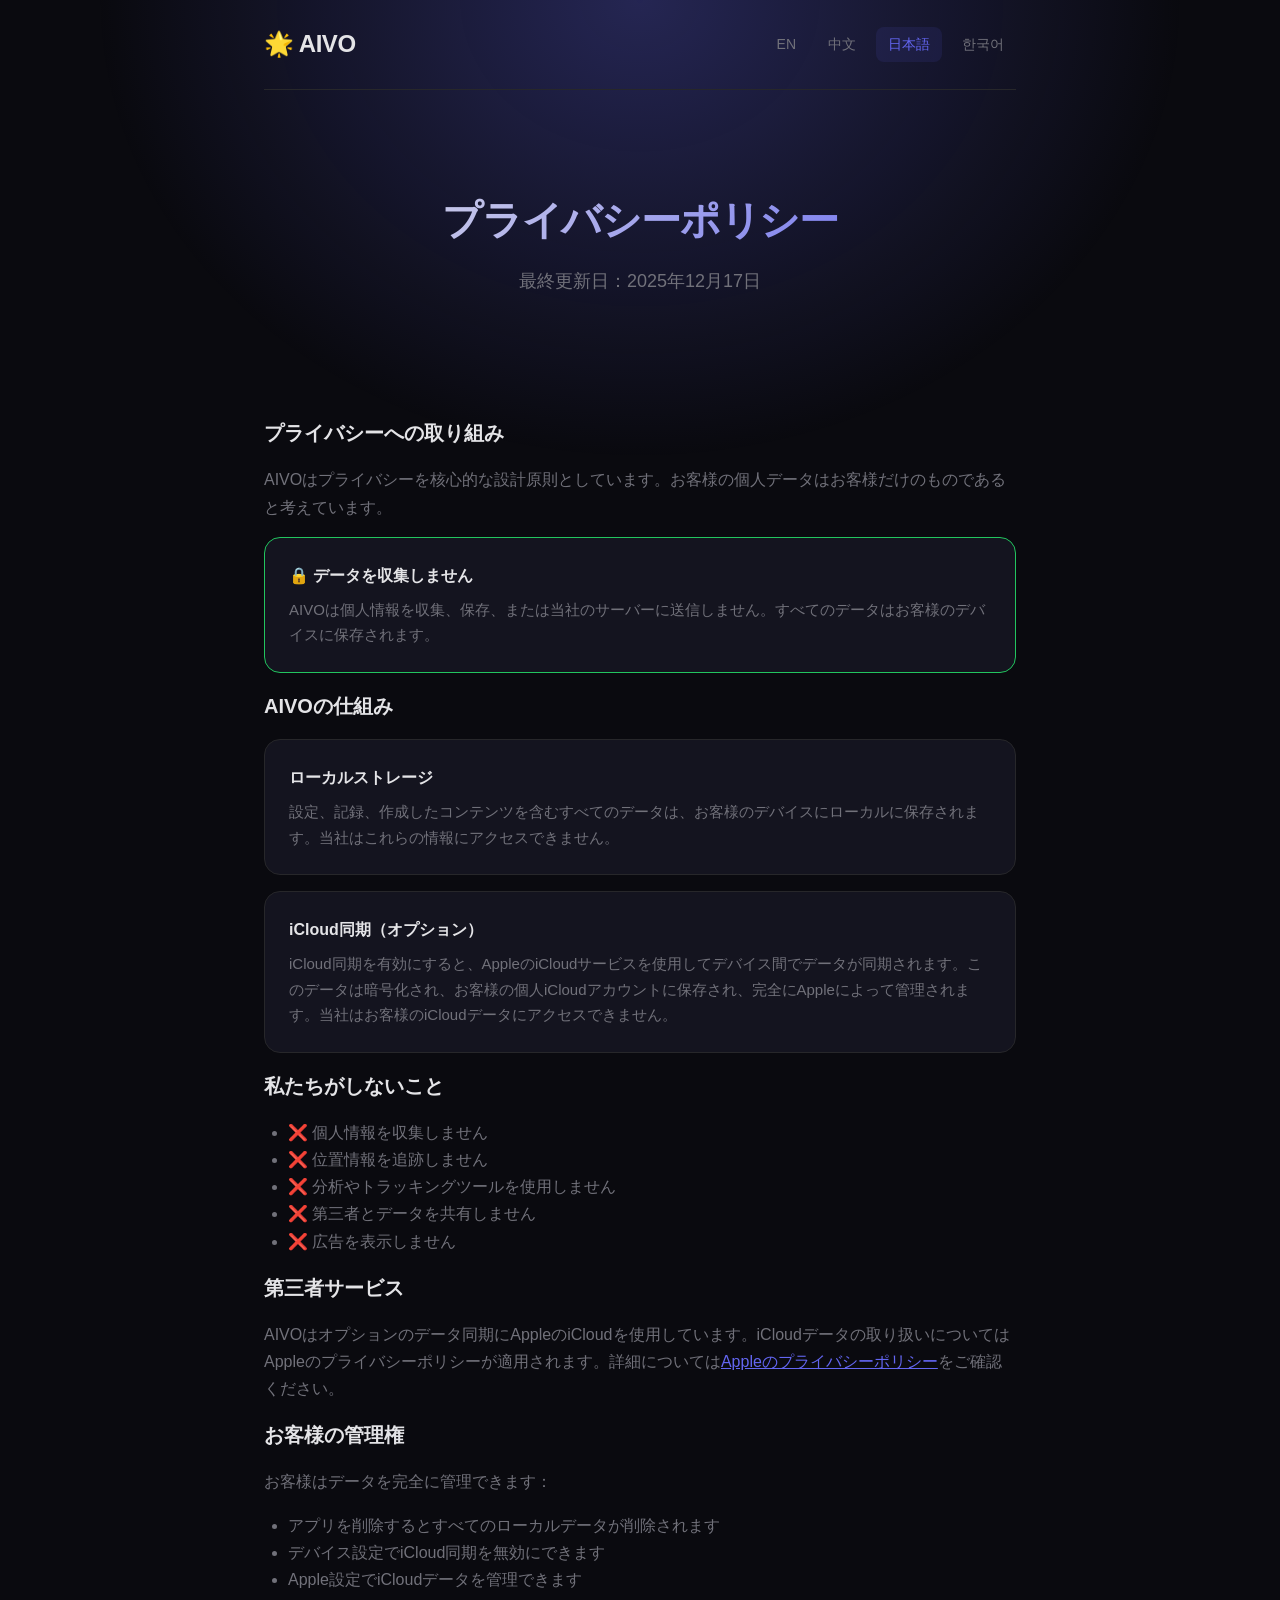
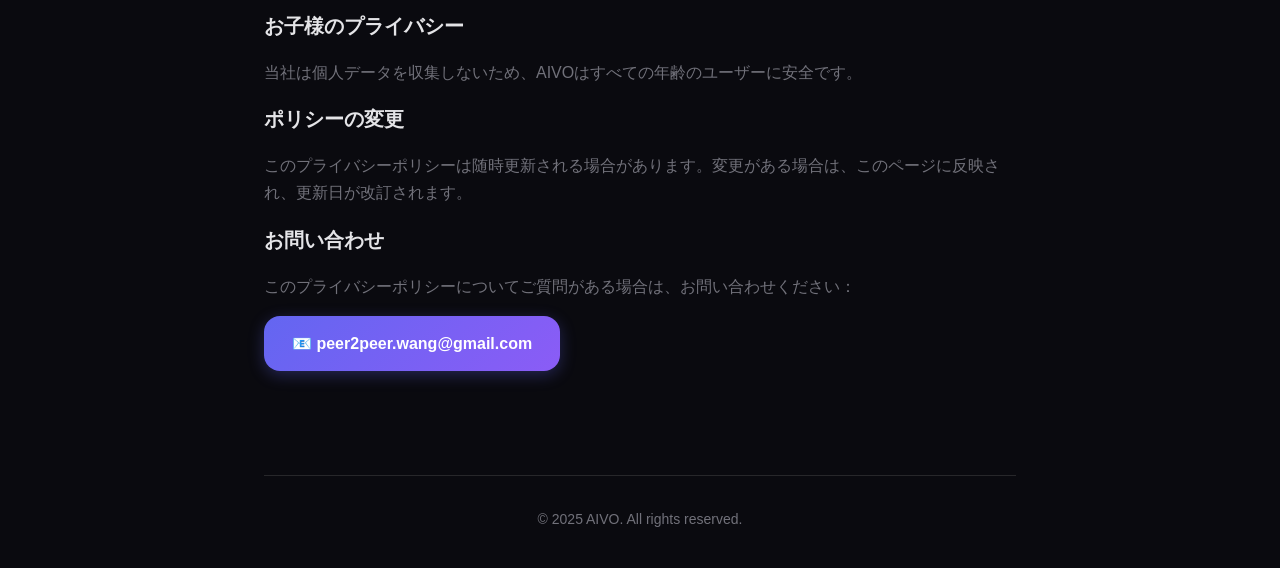
<file: ja/privacy.html>
<!DOCTYPE html>
<html lang="ja">
<head>
  <meta charset="UTF-8">
  <meta name="viewport" content="width=device-width, initial-scale=1.0">
  <meta name="description" content="AIVO プライバシーポリシー">
  <title>AIVO - プライバシーポリシー</title>
  <link rel="stylesheet" href="../css/style.css">
</head>
<body>
  <div class="container">
    <header>
      <div class="logo">🌟 AIVO</div>
      <nav class="lang-switch">
        <a href="../en/privacy.html">EN</a>
        <a href="../zh/privacy.html">中文</a>
        <a href="../ja/privacy.html" class="active">日本語</a>
        <a href="../ko/privacy.html">한국어</a>
      </nav>
    </header>
    
    <main>
      <section class="hero">
        <h1>プライバシーポリシー</h1>
        <p class="subtitle">最終更新日：2025年12月17日</p>
      </section>
      
      <section class="content">
        <h2>プライバシーへの取り組み</h2>
        <p>AIVOはプライバシーを核心的な設計原則としています。お客様の個人データはお客様だけのものであると考えています。</p>
        
        <div class="faq-item" style="border-color: #22c55e;">
          <h3>🔒 データを収集しません</h3>
          <p>AIVOは個人情報を収集、保存、または当社のサーバーに送信しません。すべてのデータはお客様のデバイスに保存されます。</p>
        </div>
        
        <h2>AIVOの仕組み</h2>
        
        <div class="faq-item">
          <h3>ローカルストレージ</h3>
          <p>設定、記録、作成したコンテンツを含むすべてのデータは、お客様のデバイスにローカルに保存されます。当社はこれらの情報にアクセスできません。</p>
        </div>
        
        <div class="faq-item">
          <h3>iCloud同期（オプション）</h3>
          <p>iCloud同期を有効にすると、AppleのiCloudサービスを使用してデバイス間でデータが同期されます。このデータは暗号化され、お客様の個人iCloudアカウントに保存され、完全にAppleによって管理されます。当社はお客様のiCloudデータにアクセスできません。</p>
        </div>
        
        <h2>私たちがしないこと</h2>
        <ul style="color: var(--color-text-muted); margin-left: 24px; margin-bottom: 16px;">
          <li>❌ 個人情報を収集しません</li>
          <li>❌ 位置情報を追跡しません</li>
          <li>❌ 分析やトラッキングツールを使用しません</li>
          <li>❌ 第三者とデータを共有しません</li>
          <li>❌ 広告を表示しません</li>
        </ul>
        
        <h2>第三者サービス</h2>
        <p>AIVOはオプションのデータ同期にAppleのiCloudを使用しています。iCloudデータの取り扱いについてはAppleのプライバシーポリシーが適用されます。詳細については<a href="https://www.apple.com/jp/legal/privacy/" style="color: var(--color-primary);">Appleのプライバシーポリシー</a>をご確認ください。</p>
        
        <h2>お客様の管理権</h2>
        <p>お客様はデータを完全に管理できます：</p>
        <ul style="color: var(--color-text-muted); margin-left: 24px; margin-bottom: 16px;">
          <li>アプリを削除するとすべてのローカルデータが削除されます</li>
          <li>デバイス設定でiCloud同期を無効にできます</li>
          <li>Apple設定でiCloudデータを管理できます</li>
        </ul>
        
        <h2>お子様のプライバシー</h2>
        <p>当社は個人データを収集しないため、AIVOはすべての年齢のユーザーに安全です。</p>
        
        <h2>ポリシーの変更</h2>
        <p>このプライバシーポリシーは随時更新される場合があります。変更がある場合は、このページに反映され、更新日が改訂されます。</p>
        
        <h2>お問い合わせ</h2>
        <p>このプライバシーポリシーについてご質問がある場合は、お問い合わせください：</p>
        <a href="mailto:peer2peer.wang@gmail.com" class="email-btn">📧 peer2peer.wang@gmail.com</a>
      </section>
    </main>
    
    <footer>
      <p>© 2025 AIVO. All rights reserved.</p>
    </footer>
  </div>
</body>
</html>
</file>
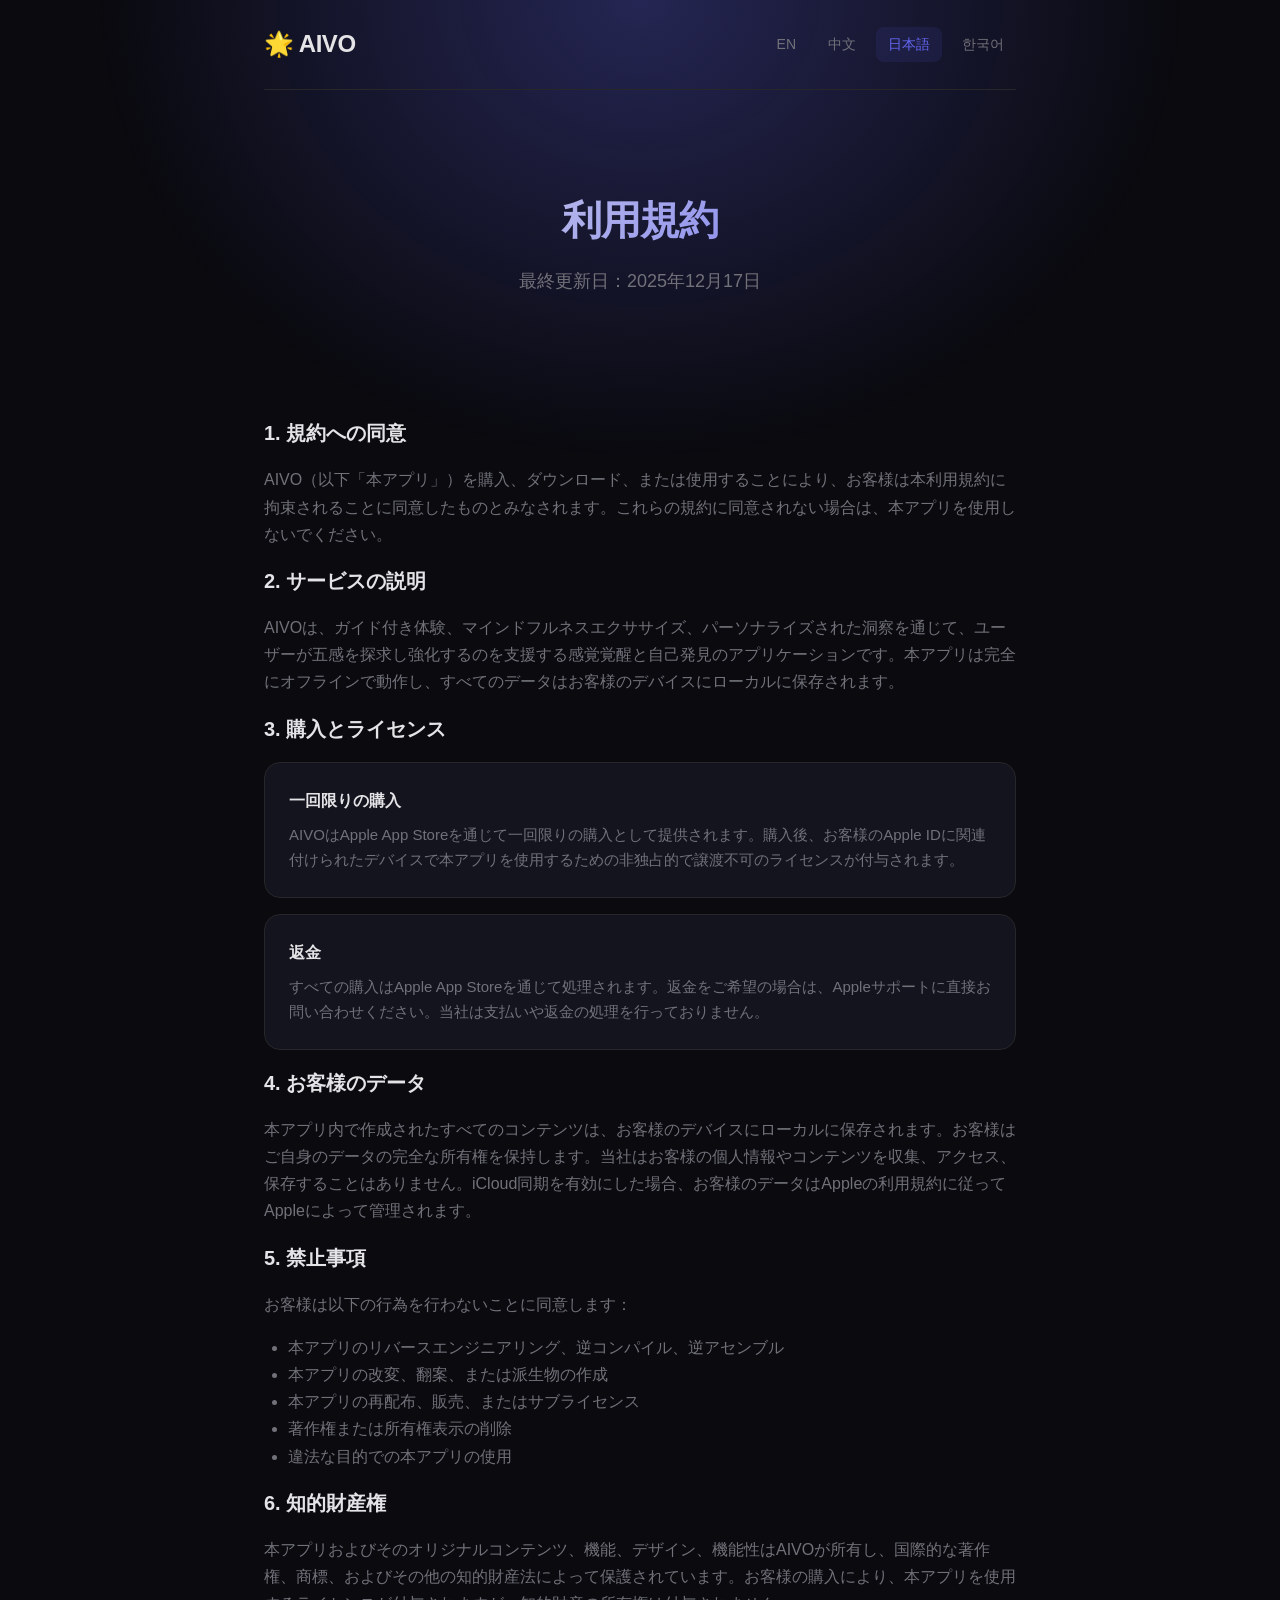
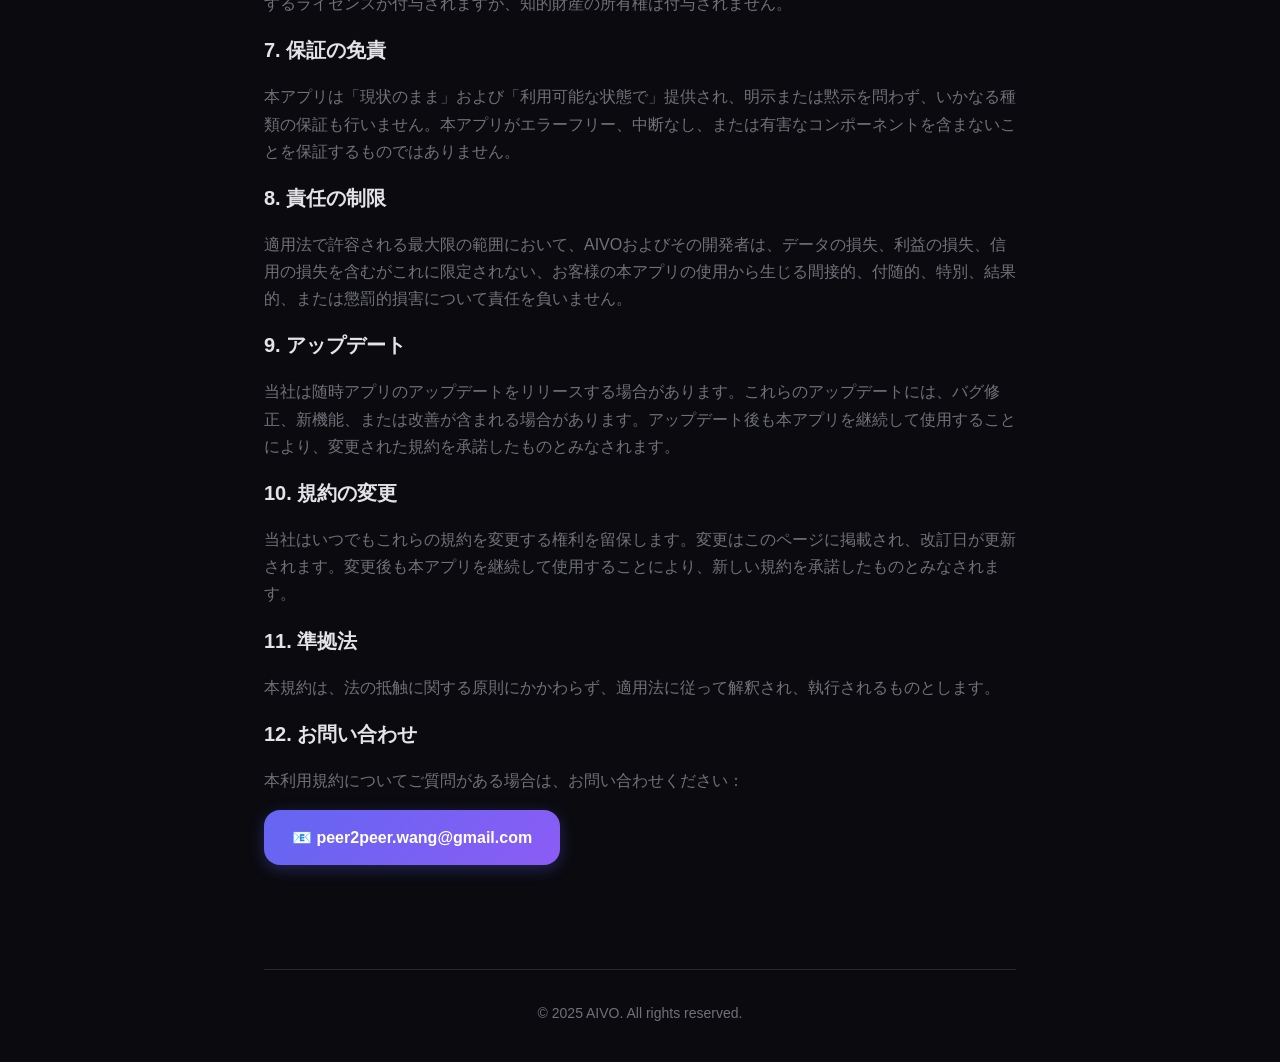
<file: ja/terms.html>
<!DOCTYPE html>
<html lang="ja">
<head>
  <meta charset="UTF-8">
  <meta name="viewport" content="width=device-width, initial-scale=1.0">
  <meta name="description" content="AIVO 利用規約">
  <title>AIVO - 利用規約</title>
  <link rel="stylesheet" href="../css/style.css">
</head>
<body>
  <div class="container">
    <header>
      <div class="logo">🌟 AIVO</div>
      <nav class="lang-switch">
        <a href="../en/terms.html">EN</a>
        <a href="../zh/terms.html">中文</a>
        <a href="../ja/terms.html" class="active">日本語</a>
        <a href="../ko/terms.html">한국어</a>
      </nav>
    </header>
    
    <main>
      <section class="hero">
        <h1>利用規約</h1>
        <p class="subtitle">最終更新日：2025年12月17日</p>
      </section>
      
      <section class="content">
        <h2>1. 規約への同意</h2>
        <p>AIVO（以下「本アプリ」）を購入、ダウンロード、または使用することにより、お客様は本利用規約に拘束されることに同意したものとみなされます。これらの規約に同意されない場合は、本アプリを使用しないでください。</p>
        
        <h2>2. サービスの説明</h2>
        <p>AIVOは、ガイド付き体験、マインドフルネスエクササイズ、パーソナライズされた洞察を通じて、ユーザーが五感を探求し強化するのを支援する感覚覚醒と自己発見のアプリケーションです。本アプリは完全にオフラインで動作し、すべてのデータはお客様のデバイスにローカルに保存されます。</p>
        
        <h2>3. 購入とライセンス</h2>
        <div class="faq-item">
          <h3>一回限りの購入</h3>
          <p>AIVOはApple App Storeを通じて一回限りの購入として提供されます。購入後、お客様のApple IDに関連付けられたデバイスで本アプリを使用するための非独占的で譲渡不可のライセンスが付与されます。</p>
        </div>
        <div class="faq-item">
          <h3>返金</h3>
          <p>すべての購入はApple App Storeを通じて処理されます。返金をご希望の場合は、Appleサポートに直接お問い合わせください。当社は支払いや返金の処理を行っておりません。</p>
        </div>
        
        <h2>4. お客様のデータ</h2>
        <p>本アプリ内で作成されたすべてのコンテンツは、お客様のデバイスにローカルに保存されます。お客様はご自身のデータの完全な所有権を保持します。当社はお客様の個人情報やコンテンツを収集、アクセス、保存することはありません。iCloud同期を有効にした場合、お客様のデータはAppleの利用規約に従ってAppleによって管理されます。</p>
        
        <h2>5. 禁止事項</h2>
        <p>お客様は以下の行為を行わないことに同意します：</p>
        <ul style="color: var(--color-text-muted); margin-left: 24px; margin-bottom: 16px;">
          <li>本アプリのリバースエンジニアリング、逆コンパイル、逆アセンブル</li>
          <li>本アプリの改変、翻案、または派生物の作成</li>
          <li>本アプリの再配布、販売、またはサブライセンス</li>
          <li>著作権または所有権表示の削除</li>
          <li>違法な目的での本アプリの使用</li>
        </ul>
        
        <h2>6. 知的財産権</h2>
        <p>本アプリおよびそのオリジナルコンテンツ、機能、デザイン、機能性はAIVOが所有し、国際的な著作権、商標、およびその他の知的財産法によって保護されています。お客様の購入により、本アプリを使用するライセンスが付与されますが、知的財産の所有権は付与されません。</p>
        
        <h2>7. 保証の免責</h2>
        <p>本アプリは「現状のまま」および「利用可能な状態で」提供され、明示または黙示を問わず、いかなる種類の保証も行いません。本アプリがエラーフリー、中断なし、または有害なコンポーネントを含まないことを保証するものではありません。</p>
        
        <h2>8. 責任の制限</h2>
        <p>適用法で許容される最大限の範囲において、AIVOおよびその開発者は、データの損失、利益の損失、信用の損失を含むがこれに限定されない、お客様の本アプリの使用から生じる間接的、付随的、特別、結果的、または懲罰的損害について責任を負いません。</p>
        
        <h2>9. アップデート</h2>
        <p>当社は随時アプリのアップデートをリリースする場合があります。これらのアップデートには、バグ修正、新機能、または改善が含まれる場合があります。アップデート後も本アプリを継続して使用することにより、変更された規約を承諾したものとみなされます。</p>
        
        <h2>10. 規約の変更</h2>
        <p>当社はいつでもこれらの規約を変更する権利を留保します。変更はこのページに掲載され、改訂日が更新されます。変更後も本アプリを継続して使用することにより、新しい規約を承諾したものとみなされます。</p>
        
        <h2>11. 準拠法</h2>
        <p>本規約は、法の抵触に関する原則にかかわらず、適用法に従って解釈され、執行されるものとします。</p>
        
        <h2>12. お問い合わせ</h2>
        <p>本利用規約についてご質問がある場合は、お問い合わせください：</p>
        <a href="mailto:peer2peer.wang@gmail.com" class="email-btn">📧 peer2peer.wang@gmail.com</a>
      </section>
    </main>
    
    <footer>
      <p>© 2025 AIVO. All rights reserved.</p>
    </footer>
  </div>
</body>
</html>
</file>
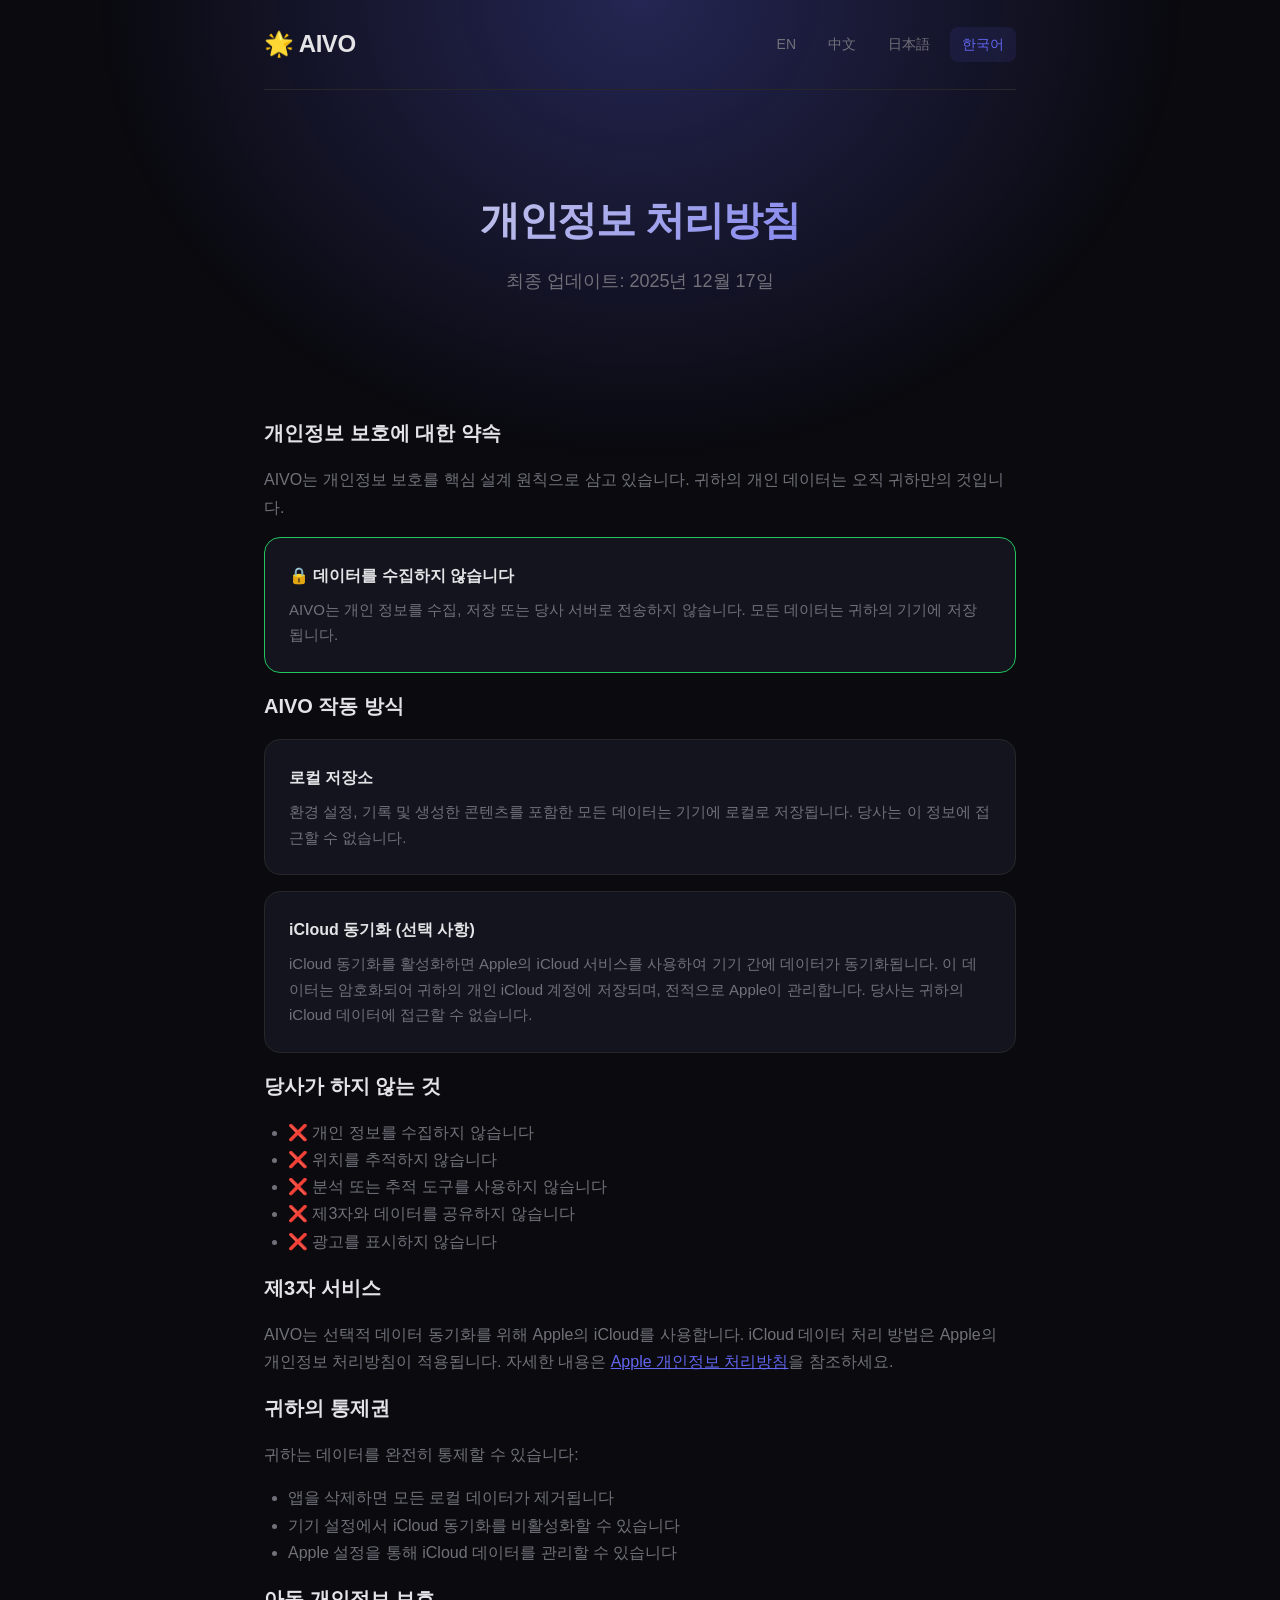
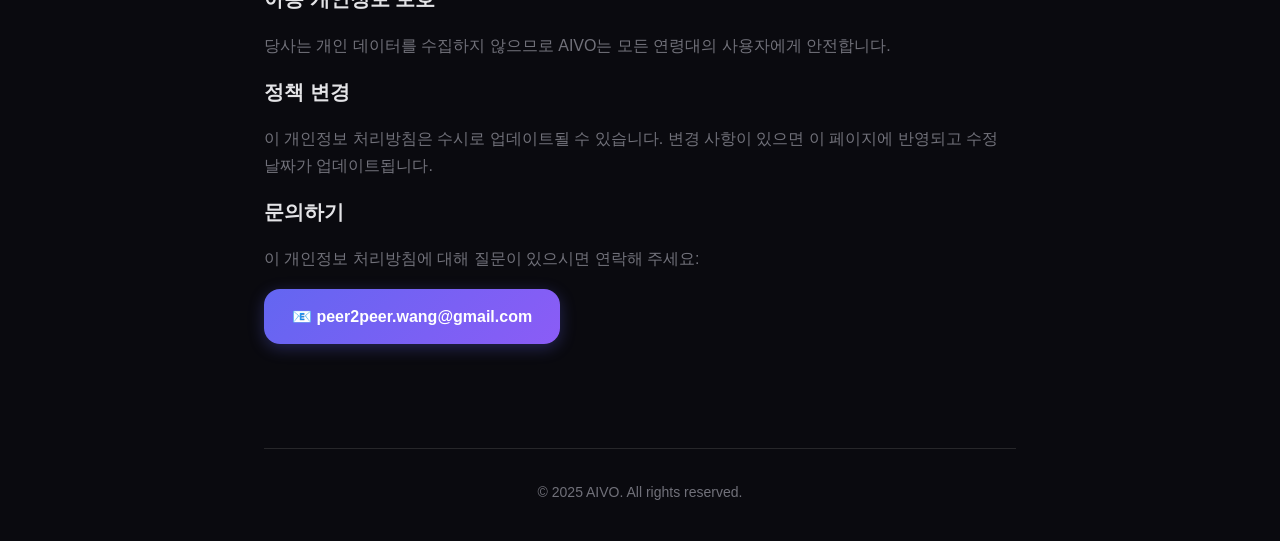
<file: ko/privacy.html>
<!DOCTYPE html>
<html lang="ko">
<head>
  <meta charset="UTF-8">
  <meta name="viewport" content="width=device-width, initial-scale=1.0">
  <meta name="description" content="AIVO 개인정보 처리방침">
  <title>AIVO - 개인정보 처리방침</title>
  <link rel="stylesheet" href="../css/style.css">
</head>
<body>
  <div class="container">
    <header>
      <div class="logo">🌟 AIVO</div>
      <nav class="lang-switch">
        <a href="../en/privacy.html">EN</a>
        <a href="../zh/privacy.html">中文</a>
        <a href="../ja/privacy.html">日本語</a>
        <a href="../ko/privacy.html" class="active">한국어</a>
      </nav>
    </header>
    
    <main>
      <section class="hero">
        <h1>개인정보 처리방침</h1>
        <p class="subtitle">최종 업데이트: 2025년 12월 17일</p>
      </section>
      
      <section class="content">
        <h2>개인정보 보호에 대한 약속</h2>
        <p>AIVO는 개인정보 보호를 핵심 설계 원칙으로 삼고 있습니다. 귀하의 개인 데이터는 오직 귀하만의 것입니다.</p>
        
        <div class="faq-item" style="border-color: #22c55e;">
          <h3>🔒 데이터를 수집하지 않습니다</h3>
          <p>AIVO는 개인 정보를 수집, 저장 또는 당사 서버로 전송하지 않습니다. 모든 데이터는 귀하의 기기에 저장됩니다.</p>
        </div>
        
        <h2>AIVO 작동 방식</h2>
        
        <div class="faq-item">
          <h3>로컬 저장소</h3>
          <p>환경 설정, 기록 및 생성한 콘텐츠를 포함한 모든 데이터는 기기에 로컬로 저장됩니다. 당사는 이 정보에 접근할 수 없습니다.</p>
        </div>
        
        <div class="faq-item">
          <h3>iCloud 동기화 (선택 사항)</h3>
          <p>iCloud 동기화를 활성화하면 Apple의 iCloud 서비스를 사용하여 기기 간에 데이터가 동기화됩니다. 이 데이터는 암호화되어 귀하의 개인 iCloud 계정에 저장되며, 전적으로 Apple이 관리합니다. 당사는 귀하의 iCloud 데이터에 접근할 수 없습니다.</p>
        </div>
        
        <h2>당사가 하지 않는 것</h2>
        <ul style="color: var(--color-text-muted); margin-left: 24px; margin-bottom: 16px;">
          <li>❌ 개인 정보를 수집하지 않습니다</li>
          <li>❌ 위치를 추적하지 않습니다</li>
          <li>❌ 분석 또는 추적 도구를 사용하지 않습니다</li>
          <li>❌ 제3자와 데이터를 공유하지 않습니다</li>
          <li>❌ 광고를 표시하지 않습니다</li>
        </ul>
        
        <h2>제3자 서비스</h2>
        <p>AIVO는 선택적 데이터 동기화를 위해 Apple의 iCloud를 사용합니다. iCloud 데이터 처리 방법은 Apple의 개인정보 처리방침이 적용됩니다. 자세한 내용은 <a href="https://www.apple.com/kr/legal/privacy/" style="color: var(--color-primary);">Apple 개인정보 처리방침</a>을 참조하세요.</p>
        
        <h2>귀하의 통제권</h2>
        <p>귀하는 데이터를 완전히 통제할 수 있습니다:</p>
        <ul style="color: var(--color-text-muted); margin-left: 24px; margin-bottom: 16px;">
          <li>앱을 삭제하면 모든 로컬 데이터가 제거됩니다</li>
          <li>기기 설정에서 iCloud 동기화를 비활성화할 수 있습니다</li>
          <li>Apple 설정을 통해 iCloud 데이터를 관리할 수 있습니다</li>
        </ul>
        
        <h2>아동 개인정보 보호</h2>
        <p>당사는 개인 데이터를 수집하지 않으므로 AIVO는 모든 연령대의 사용자에게 안전합니다.</p>
        
        <h2>정책 변경</h2>
        <p>이 개인정보 처리방침은 수시로 업데이트될 수 있습니다. 변경 사항이 있으면 이 페이지에 반영되고 수정 날짜가 업데이트됩니다.</p>
        
        <h2>문의하기</h2>
        <p>이 개인정보 처리방침에 대해 질문이 있으시면 연락해 주세요:</p>
        <a href="mailto:peer2peer.wang@gmail.com" class="email-btn">📧 peer2peer.wang@gmail.com</a>
      </section>
    </main>
    
    <footer>
      <p>© 2025 AIVO. All rights reserved.</p>
    </footer>
  </div>
</body>
</html>
</file>
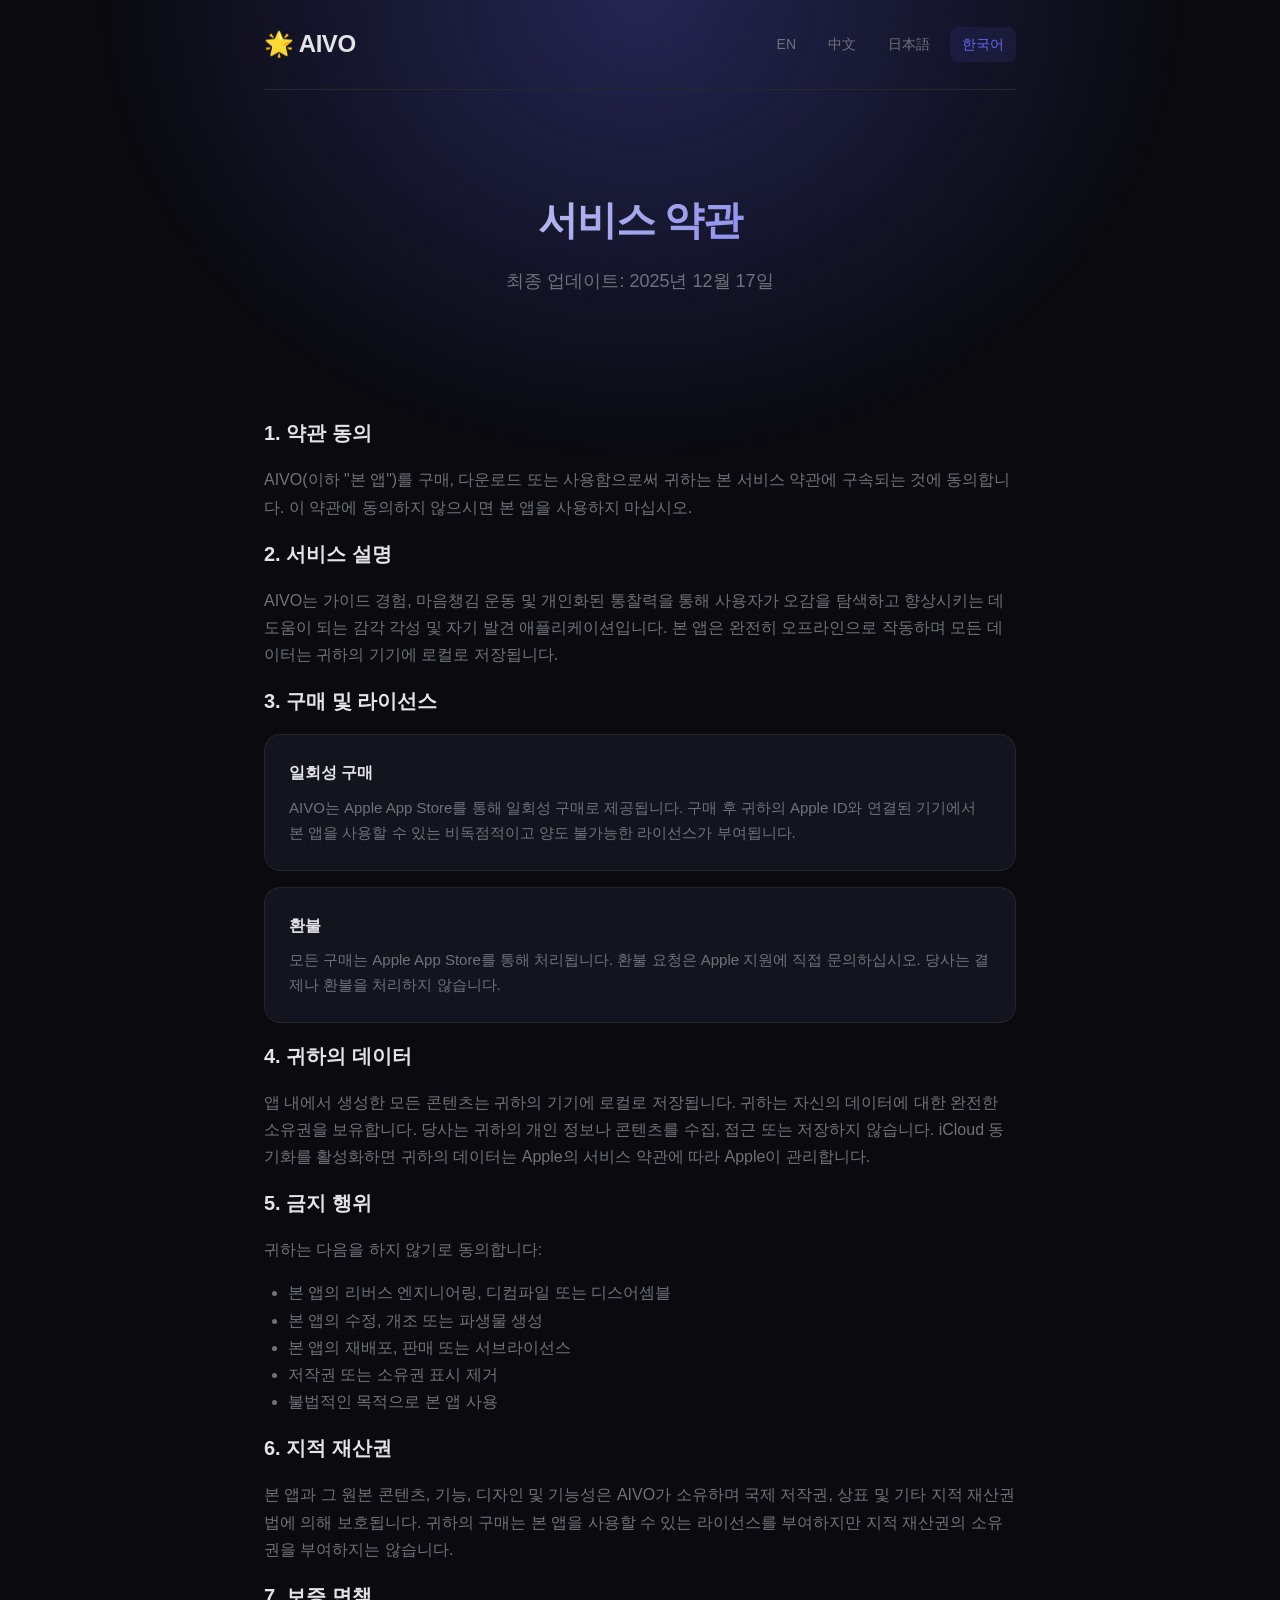
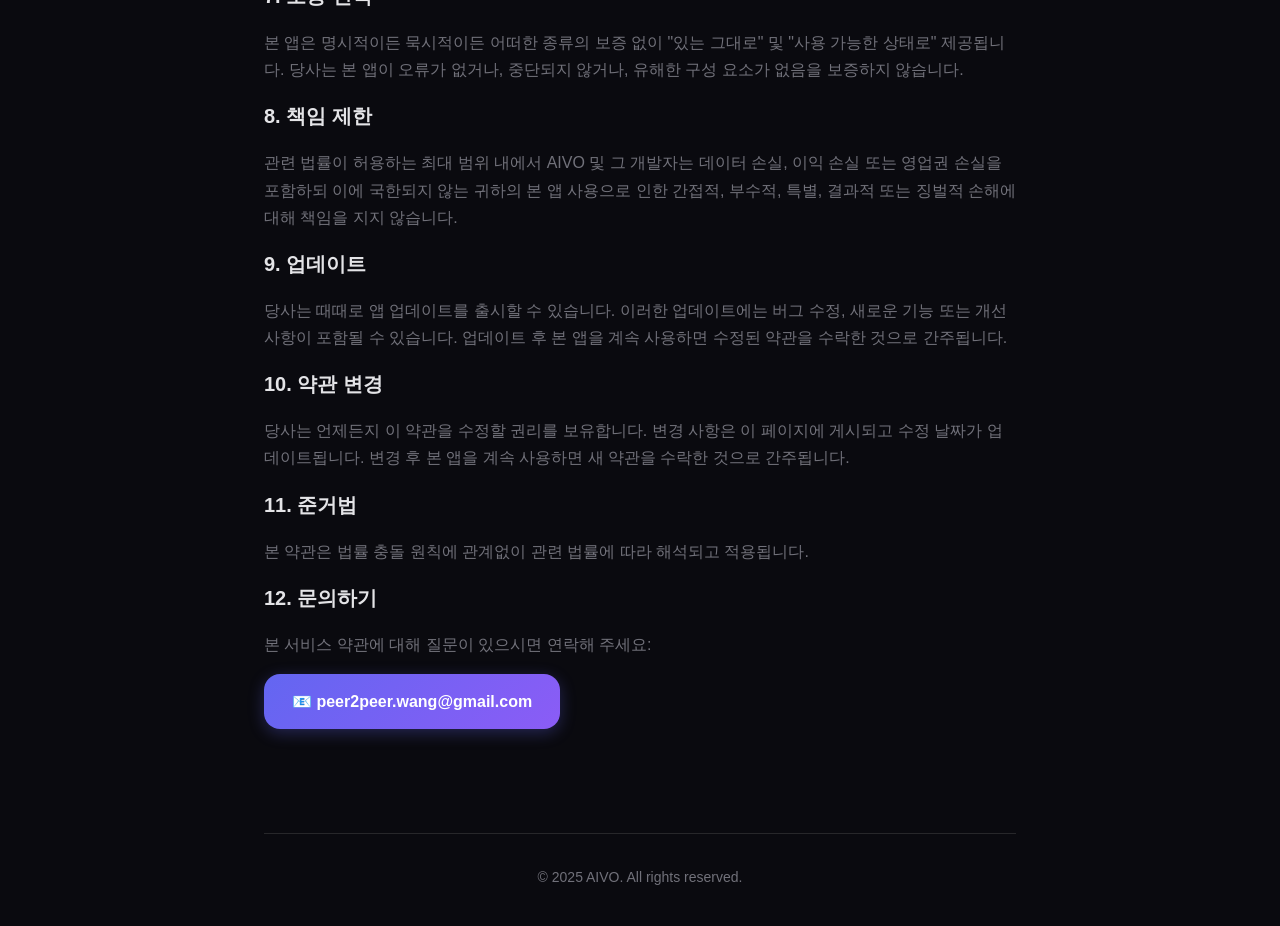
<file: ko/terms.html>
<!DOCTYPE html>
<html lang="ko">
<head>
  <meta charset="UTF-8">
  <meta name="viewport" content="width=device-width, initial-scale=1.0">
  <meta name="description" content="AIVO 서비스 약관">
  <title>AIVO - 서비스 약관</title>
  <link rel="stylesheet" href="../css/style.css">
</head>
<body>
  <div class="container">
    <header>
      <div class="logo">🌟 AIVO</div>
      <nav class="lang-switch">
        <a href="../en/terms.html">EN</a>
        <a href="../zh/terms.html">中文</a>
        <a href="../ja/terms.html">日本語</a>
        <a href="../ko/terms.html" class="active">한국어</a>
      </nav>
    </header>
    
    <main>
      <section class="hero">
        <h1>서비스 약관</h1>
        <p class="subtitle">최종 업데이트: 2025년 12월 17일</p>
      </section>
      
      <section class="content">
        <h2>1. 약관 동의</h2>
        <p>AIVO(이하 "본 앱")를 구매, 다운로드 또는 사용함으로써 귀하는 본 서비스 약관에 구속되는 것에 동의합니다. 이 약관에 동의하지 않으시면 본 앱을 사용하지 마십시오.</p>
        
        <h2>2. 서비스 설명</h2>
        <p>AIVO는 가이드 경험, 마음챙김 운동 및 개인화된 통찰력을 통해 사용자가 오감을 탐색하고 향상시키는 데 도움이 되는 감각 각성 및 자기 발견 애플리케이션입니다. 본 앱은 완전히 오프라인으로 작동하며 모든 데이터는 귀하의 기기에 로컬로 저장됩니다.</p>
        
        <h2>3. 구매 및 라이선스</h2>
        <div class="faq-item">
          <h3>일회성 구매</h3>
          <p>AIVO는 Apple App Store를 통해 일회성 구매로 제공됩니다. 구매 후 귀하의 Apple ID와 연결된 기기에서 본 앱을 사용할 수 있는 비독점적이고 양도 불가능한 라이선스가 부여됩니다.</p>
        </div>
        <div class="faq-item">
          <h3>환불</h3>
          <p>모든 구매는 Apple App Store를 통해 처리됩니다. 환불 요청은 Apple 지원에 직접 문의하십시오. 당사는 결제나 환불을 처리하지 않습니다.</p>
        </div>
        
        <h2>4. 귀하의 데이터</h2>
        <p>앱 내에서 생성한 모든 콘텐츠는 귀하의 기기에 로컬로 저장됩니다. 귀하는 자신의 데이터에 대한 완전한 소유권을 보유합니다. 당사는 귀하의 개인 정보나 콘텐츠를 수집, 접근 또는 저장하지 않습니다. iCloud 동기화를 활성화하면 귀하의 데이터는 Apple의 서비스 약관에 따라 Apple이 관리합니다.</p>
        
        <h2>5. 금지 행위</h2>
        <p>귀하는 다음을 하지 않기로 동의합니다:</p>
        <ul style="color: var(--color-text-muted); margin-left: 24px; margin-bottom: 16px;">
          <li>본 앱의 리버스 엔지니어링, 디컴파일 또는 디스어셈블</li>
          <li>본 앱의 수정, 개조 또는 파생물 생성</li>
          <li>본 앱의 재배포, 판매 또는 서브라이선스</li>
          <li>저작권 또는 소유권 표시 제거</li>
          <li>불법적인 목적으로 본 앱 사용</li>
        </ul>
        
        <h2>6. 지적 재산권</h2>
        <p>본 앱과 그 원본 콘텐츠, 기능, 디자인 및 기능성은 AIVO가 소유하며 국제 저작권, 상표 및 기타 지적 재산권법에 의해 보호됩니다. 귀하의 구매는 본 앱을 사용할 수 있는 라이선스를 부여하지만 지적 재산권의 소유권을 부여하지는 않습니다.</p>
        
        <h2>7. 보증 면책</h2>
        <p>본 앱은 명시적이든 묵시적이든 어떠한 종류의 보증 없이 "있는 그대로" 및 "사용 가능한 상태로" 제공됩니다. 당사는 본 앱이 오류가 없거나, 중단되지 않거나, 유해한 구성 요소가 없음을 보증하지 않습니다.</p>
        
        <h2>8. 책임 제한</h2>
        <p>관련 법률이 허용하는 최대 범위 내에서 AIVO 및 그 개발자는 데이터 손실, 이익 손실 또는 영업권 손실을 포함하되 이에 국한되지 않는 귀하의 본 앱 사용으로 인한 간접적, 부수적, 특별, 결과적 또는 징벌적 손해에 대해 책임을 지지 않습니다.</p>
        
        <h2>9. 업데이트</h2>
        <p>당사는 때때로 앱 업데이트를 출시할 수 있습니다. 이러한 업데이트에는 버그 수정, 새로운 기능 또는 개선 사항이 포함될 수 있습니다. 업데이트 후 본 앱을 계속 사용하면 수정된 약관을 수락한 것으로 간주됩니다.</p>
        
        <h2>10. 약관 변경</h2>
        <p>당사는 언제든지 이 약관을 수정할 권리를 보유합니다. 변경 사항은 이 페이지에 게시되고 수정 날짜가 업데이트됩니다. 변경 후 본 앱을 계속 사용하면 새 약관을 수락한 것으로 간주됩니다.</p>
        
        <h2>11. 준거법</h2>
        <p>본 약관은 법률 충돌 원칙에 관계없이 관련 법률에 따라 해석되고 적용됩니다.</p>
        
        <h2>12. 문의하기</h2>
        <p>본 서비스 약관에 대해 질문이 있으시면 연락해 주세요:</p>
        <a href="mailto:peer2peer.wang@gmail.com" class="email-btn">📧 peer2peer.wang@gmail.com</a>
      </section>
    </main>
    
    <footer>
      <p>© 2025 AIVO. All rights reserved.</p>
    </footer>
  </div>
</body>
</html>
</file>
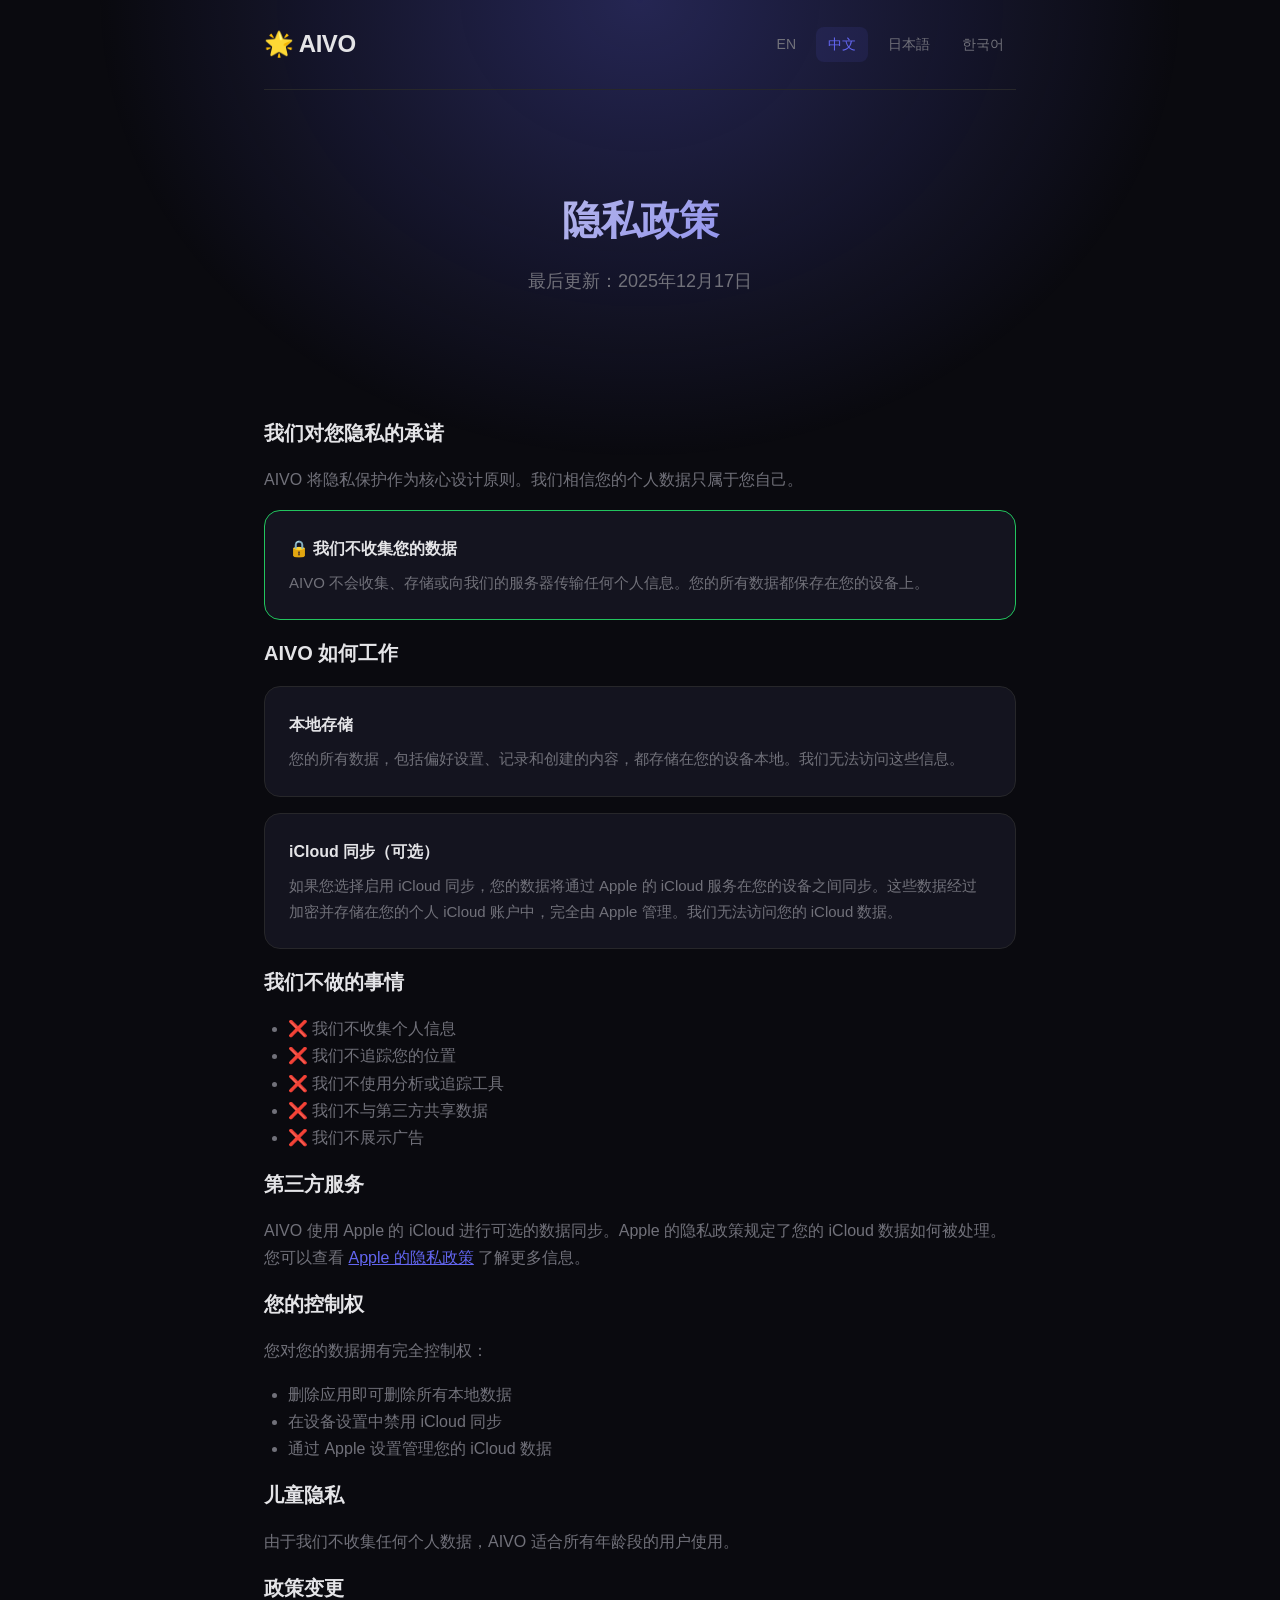
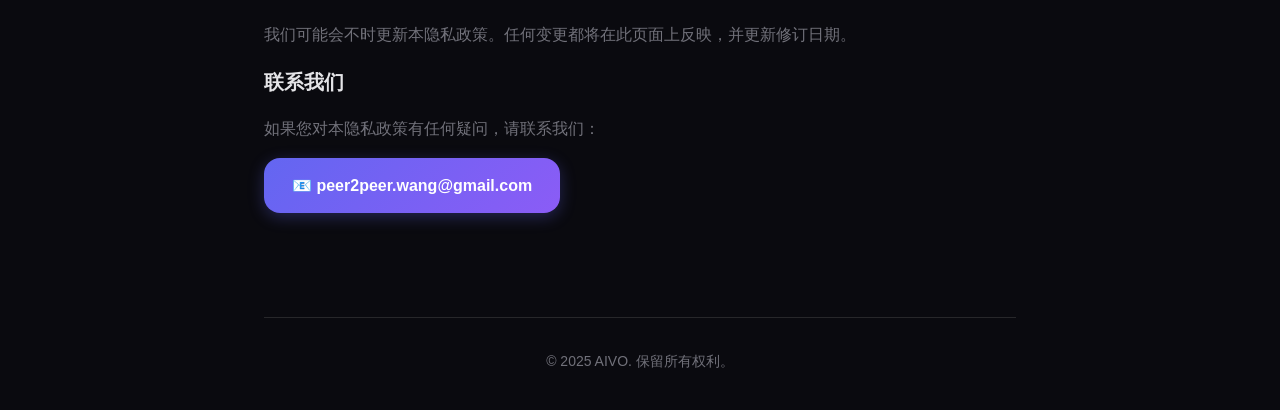
<file: zh/privacy.html>
<!DOCTYPE html>
<html lang="zh-CN">
<head>
  <meta charset="UTF-8">
  <meta name="viewport" content="width=device-width, initial-scale=1.0">
  <meta name="description" content="AIVO 隐私政策">
  <title>AIVO - 隐私政策</title>
  <link rel="stylesheet" href="../css/style.css">
</head>
<body>
  <div class="container">
    <header>
      <div class="logo">🌟 AIVO</div>
      <nav class="lang-switch">
        <a href="../en/privacy.html">EN</a>
        <a href="../zh/privacy.html" class="active">中文</a>
        <a href="../ja/privacy.html">日本語</a>
        <a href="../ko/privacy.html">한국어</a>
      </nav>
    </header>
    
    <main>
      <section class="hero">
        <h1>隐私政策</h1>
        <p class="subtitle">最后更新：2025年12月17日</p>
      </section>
      
      <section class="content">
        <h2>我们对您隐私的承诺</h2>
        <p>AIVO 将隐私保护作为核心设计原则。我们相信您的个人数据只属于您自己。</p>
        
        <div class="faq-item" style="border-color: #22c55e;">
          <h3>🔒 我们不收集您的数据</h3>
          <p>AIVO 不会收集、存储或向我们的服务器传输任何个人信息。您的所有数据都保存在您的设备上。</p>
        </div>
        
        <h2>AIVO 如何工作</h2>
        
        <div class="faq-item">
          <h3>本地存储</h3>
          <p>您的所有数据，包括偏好设置、记录和创建的内容，都存储在您的设备本地。我们无法访问这些信息。</p>
        </div>
        
        <div class="faq-item">
          <h3>iCloud 同步（可选）</h3>
          <p>如果您选择启用 iCloud 同步，您的数据将通过 Apple 的 iCloud 服务在您的设备之间同步。这些数据经过加密并存储在您的个人 iCloud 账户中，完全由 Apple 管理。我们无法访问您的 iCloud 数据。</p>
        </div>
        
        <h2>我们不做的事情</h2>
        <ul style="color: var(--color-text-muted); margin-left: 24px; margin-bottom: 16px;">
          <li>❌ 我们不收集个人信息</li>
          <li>❌ 我们不追踪您的位置</li>
          <li>❌ 我们不使用分析或追踪工具</li>
          <li>❌ 我们不与第三方共享数据</li>
          <li>❌ 我们不展示广告</li>
        </ul>
        
        <h2>第三方服务</h2>
        <p>AIVO 使用 Apple 的 iCloud 进行可选的数据同步。Apple 的隐私政策规定了您的 iCloud 数据如何被处理。您可以查看 <a href="https://www.apple.com/legal/privacy/szh/" style="color: var(--color-primary);">Apple 的隐私政策</a> 了解更多信息。</p>
        
        <h2>您的控制权</h2>
        <p>您对您的数据拥有完全控制权：</p>
        <ul style="color: var(--color-text-muted); margin-left: 24px; margin-bottom: 16px;">
          <li>删除应用即可删除所有本地数据</li>
          <li>在设备设置中禁用 iCloud 同步</li>
          <li>通过 Apple 设置管理您的 iCloud 数据</li>
        </ul>
        
        <h2>儿童隐私</h2>
        <p>由于我们不收集任何个人数据，AIVO 适合所有年龄段的用户使用。</p>
        
        <h2>政策变更</h2>
        <p>我们可能会不时更新本隐私政策。任何变更都将在此页面上反映，并更新修订日期。</p>
        
        <h2>联系我们</h2>
        <p>如果您对本隐私政策有任何疑问，请联系我们：</p>
        <a href="mailto:peer2peer.wang@gmail.com" class="email-btn">📧 peer2peer.wang@gmail.com</a>
      </section>
    </main>
    
    <footer>
      <p>© 2025 AIVO. 保留所有权利。</p>
    </footer>
  </div>
</body>
</html>
</file>
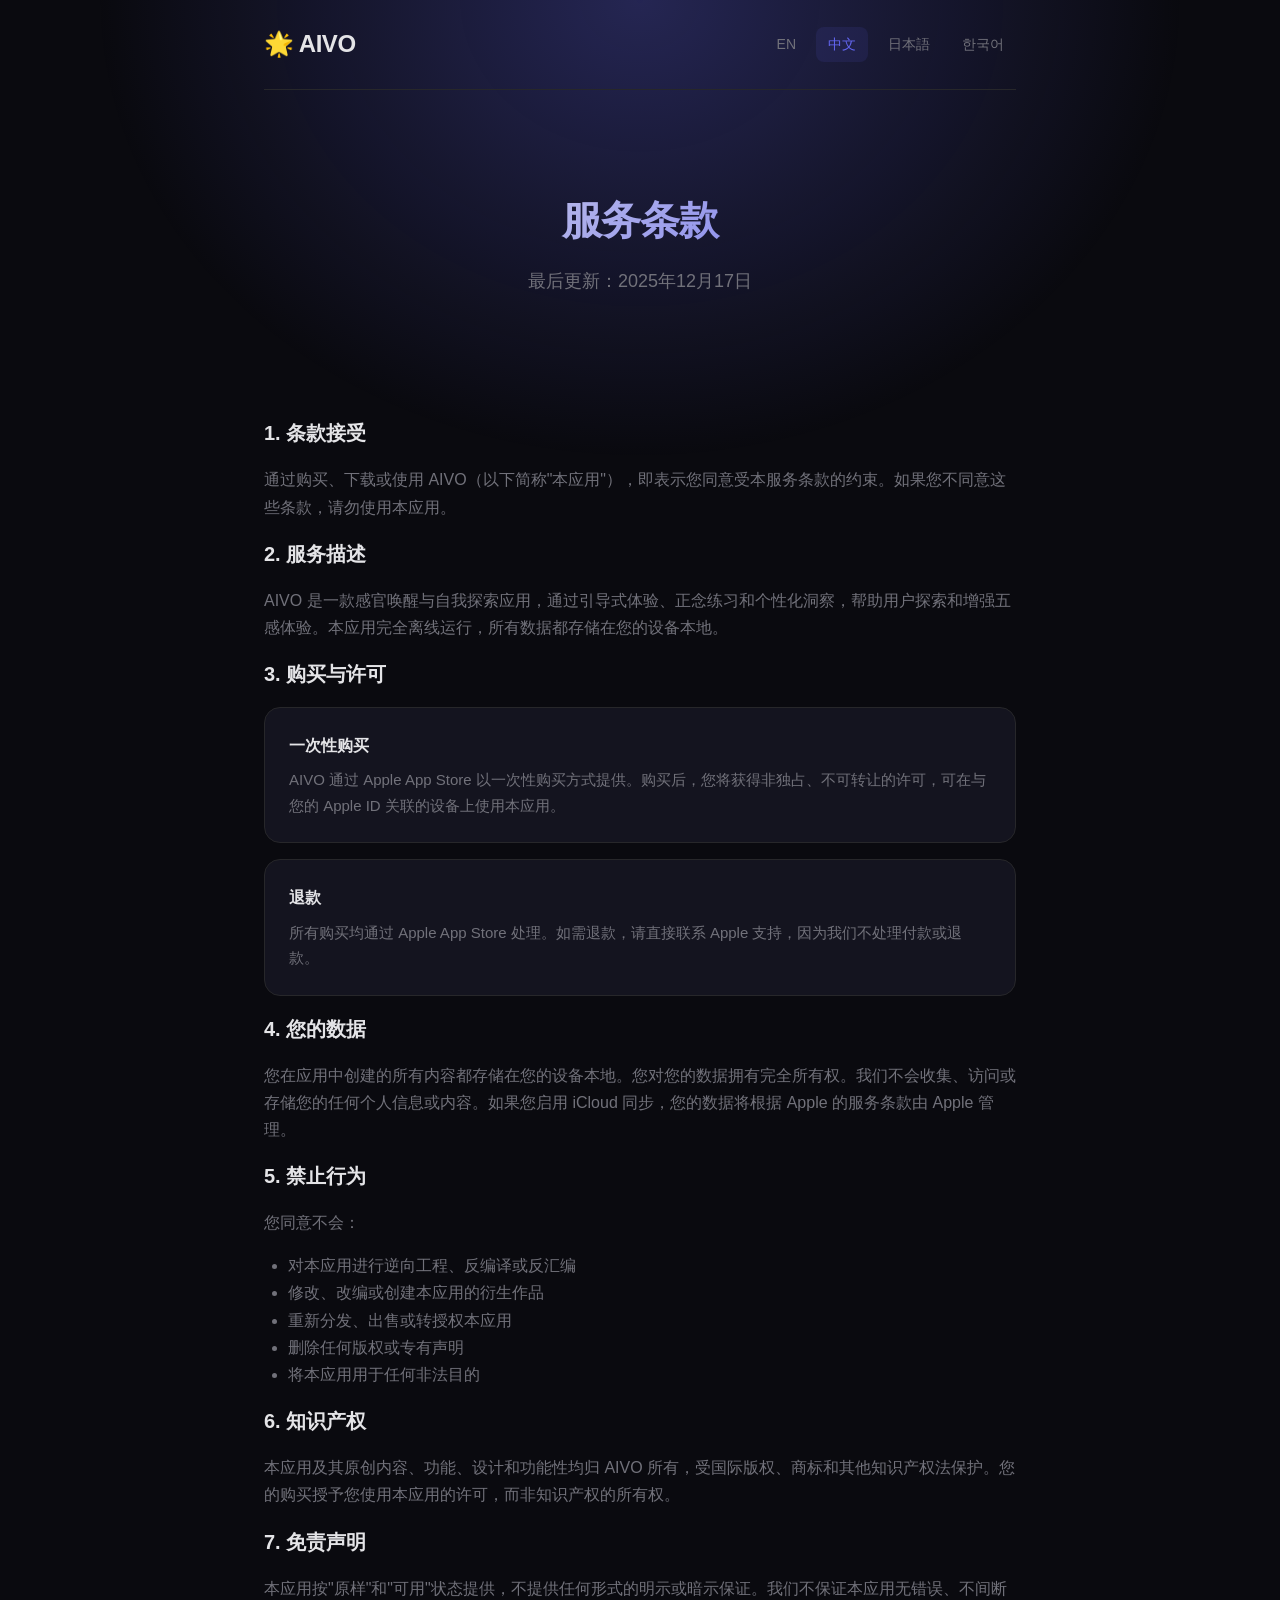
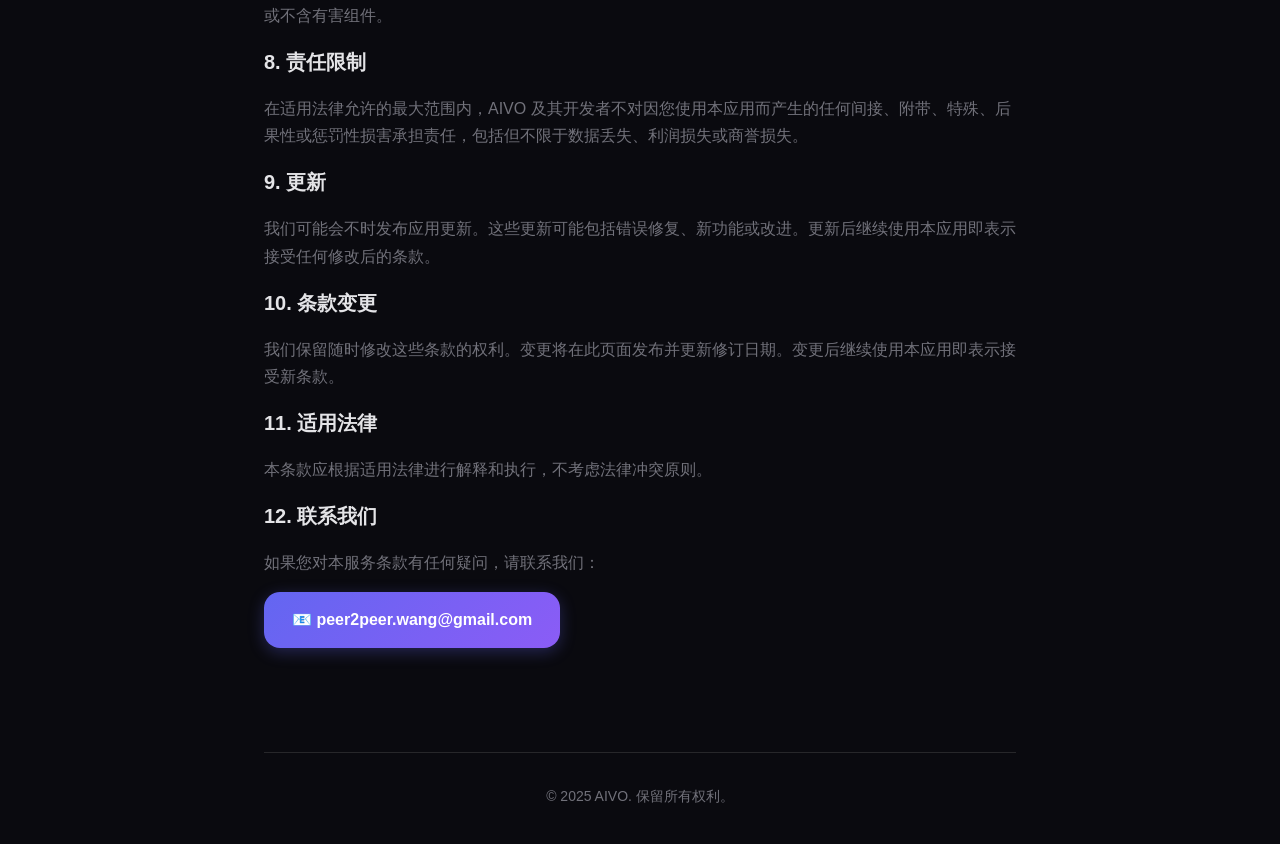
<file: zh/terms.html>
<!DOCTYPE html>
<html lang="zh-CN">
<head>
  <meta charset="UTF-8">
  <meta name="viewport" content="width=device-width, initial-scale=1.0">
  <meta name="description" content="AIVO 服务条款">
  <title>AIVO - 服务条款</title>
  <link rel="stylesheet" href="../css/style.css">
</head>
<body>
  <div class="container">
    <header>
      <div class="logo">🌟 AIVO</div>
      <nav class="lang-switch">
        <a href="../en/terms.html">EN</a>
        <a href="../zh/terms.html" class="active">中文</a>
        <a href="../ja/terms.html">日本語</a>
        <a href="../ko/terms.html">한국어</a>
      </nav>
    </header>
    
    <main>
      <section class="hero">
        <h1>服务条款</h1>
        <p class="subtitle">最后更新：2025年12月17日</p>
      </section>
      
      <section class="content">
        <h2>1. 条款接受</h2>
        <p>通过购买、下载或使用 AIVO（以下简称"本应用"），即表示您同意受本服务条款的约束。如果您不同意这些条款，请勿使用本应用。</p>
        
        <h2>2. 服务描述</h2>
        <p>AIVO 是一款感官唤醒与自我探索应用，通过引导式体验、正念练习和个性化洞察，帮助用户探索和增强五感体验。本应用完全离线运行，所有数据都存储在您的设备本地。</p>
        
        <h2>3. 购买与许可</h2>
        <div class="faq-item">
          <h3>一次性购买</h3>
          <p>AIVO 通过 Apple App Store 以一次性购买方式提供。购买后，您将获得非独占、不可转让的许可，可在与您的 Apple ID 关联的设备上使用本应用。</p>
        </div>
        <div class="faq-item">
          <h3>退款</h3>
          <p>所有购买均通过 Apple App Store 处理。如需退款，请直接联系 Apple 支持，因为我们不处理付款或退款。</p>
        </div>
        
        <h2>4. 您的数据</h2>
        <p>您在应用中创建的所有内容都存储在您的设备本地。您对您的数据拥有完全所有权。我们不会收集、访问或存储您的任何个人信息或内容。如果您启用 iCloud 同步，您的数据将根据 Apple 的服务条款由 Apple 管理。</p>
        
        <h2>5. 禁止行为</h2>
        <p>您同意不会：</p>
        <ul style="color: var(--color-text-muted); margin-left: 24px; margin-bottom: 16px;">
          <li>对本应用进行逆向工程、反编译或反汇编</li>
          <li>修改、改编或创建本应用的衍生作品</li>
          <li>重新分发、出售或转授权本应用</li>
          <li>删除任何版权或专有声明</li>
          <li>将本应用用于任何非法目的</li>
        </ul>
        
        <h2>6. 知识产权</h2>
        <p>本应用及其原创内容、功能、设计和功能性均归 AIVO 所有，受国际版权、商标和其他知识产权法保护。您的购买授予您使用本应用的许可，而非知识产权的所有权。</p>
        
        <h2>7. 免责声明</h2>
        <p>本应用按"原样"和"可用"状态提供，不提供任何形式的明示或暗示保证。我们不保证本应用无错误、不间断或不含有害组件。</p>
        
        <h2>8. 责任限制</h2>
        <p>在适用法律允许的最大范围内，AIVO 及其开发者不对因您使用本应用而产生的任何间接、附带、特殊、后果性或惩罚性损害承担责任，包括但不限于数据丢失、利润损失或商誉损失。</p>
        
        <h2>9. 更新</h2>
        <p>我们可能会不时发布应用更新。这些更新可能包括错误修复、新功能或改进。更新后继续使用本应用即表示接受任何修改后的条款。</p>
        
        <h2>10. 条款变更</h2>
        <p>我们保留随时修改这些条款的权利。变更将在此页面发布并更新修订日期。变更后继续使用本应用即表示接受新条款。</p>
        
        <h2>11. 适用法律</h2>
        <p>本条款应根据适用法律进行解释和执行，不考虑法律冲突原则。</p>
        
        <h2>12. 联系我们</h2>
        <p>如果您对本服务条款有任何疑问，请联系我们：</p>
        <a href="mailto:peer2peer.wang@gmail.com" class="email-btn">📧 peer2peer.wang@gmail.com</a>
      </section>
    </main>
    
    <footer>
      <p>© 2025 AIVO. 保留所有权利。</p>
    </footer>
  </div>
</body>
</html>
</file>
<file: css/style.css>
/* ============================================
   AIVO Support Page Styles
   Modern, Clean, Responsive Design
   ============================================ */

:root {
  --color-bg: #0a0a0f;
  --color-surface: #14141f;
  --color-primary: #6366f1;
  --color-primary-glow: rgba(99, 102, 241, 0.3);
  --color-accent: #8b5cf6;
  --color-text: #e4e4e7;
  --color-text-muted: #71717a;
  --color-border: #27272a;
  --font-main: 'SF Pro Display', -apple-system, BlinkMacSystemFont, 'Segoe UI', sans-serif;
  --radius: 16px;
  --shadow: 0 4px 24px rgba(0, 0, 0, 0.4);
}

* {
  margin: 0;
  padding: 0;
  box-sizing: border-box;
}

html {
  scroll-behavior: smooth;
}

body {
  font-family: var(--font-main);
  background: var(--color-bg);
  color: var(--color-text);
  line-height: 1.7;
  min-height: 100vh;
}

/* Background Gradient Effect */
body::before {
  content: '';
  position: fixed;
  top: 0;
  left: 0;
  right: 0;
  height: 60vh;
  background: radial-gradient(ellipse at 50% 0%, var(--color-primary-glow) 0%, transparent 60%);
  pointer-events: none;
  z-index: -1;
}

.container {
  max-width: 800px;
  margin: 0 auto;
  padding: 0 24px;
}

/* Header */
header {
  display: flex;
  justify-content: space-between;
  align-items: center;
  padding: 24px 0;
  border-bottom: 1px solid var(--color-border);
}

.logo {
  font-size: 1.5rem;
  font-weight: 700;
  letter-spacing: -0.02em;
}

.lang-switch {
  display: flex;
  gap: 8px;
}

.lang-switch a {
  color: var(--color-text-muted);
  text-decoration: none;
  padding: 6px 12px;
  border-radius: 8px;
  font-size: 0.875rem;
  transition: all 0.2s ease;
}

.lang-switch a:hover {
  color: var(--color-text);
  background: var(--color-surface);
}

.lang-switch a.active {
  color: var(--color-primary);
  background: rgba(99, 102, 241, 0.1);
}

/* Main Content */
main {
  padding: 48px 0;
}

section {
  margin-bottom: 56px;
}

.hero {
  text-align: center;
  padding: 48px 0;
}

.hero h1 {
  font-size: 2.5rem;
  font-weight: 700;
  letter-spacing: -0.03em;
  margin-bottom: 12px;
  background: linear-gradient(135deg, var(--color-text), var(--color-primary));
  -webkit-background-clip: text;
  -webkit-text-fill-color: transparent;
  background-clip: text;
}

.hero .subtitle {
  font-size: 1.125rem;
  color: var(--color-text-muted);
}

h2 {
  font-size: 1.25rem;
  font-weight: 600;
  margin-bottom: 16px;
  color: var(--color-text);
}

p {
  color: var(--color-text-muted);
  margin-bottom: 16px;
}

/* Contact Section */
.email-btn {
  display: inline-flex;
  align-items: center;
  gap: 8px;
  background: linear-gradient(135deg, var(--color-primary), var(--color-accent));
  color: white;
  text-decoration: none;
  padding: 14px 28px;
  border-radius: var(--radius);
  font-weight: 600;
  font-size: 1rem;
  transition: all 0.3s ease;
  box-shadow: 0 4px 16px var(--color-primary-glow);
}

.email-btn:hover {
  transform: translateY(-2px);
  box-shadow: 0 8px 24px var(--color-primary-glow);
}

/* FAQ Section */
.faq-item {
  background: var(--color-surface);
  border: 1px solid var(--color-border);
  border-radius: var(--radius);
  padding: 24px;
  margin-bottom: 16px;
  transition: all 0.2s ease;
}

.faq-item:hover {
  border-color: var(--color-primary);
}

.faq-item h3 {
  font-size: 1rem;
  font-weight: 600;
  margin-bottom: 8px;
  color: var(--color-text);
}

.faq-item p {
  margin-bottom: 0;
  font-size: 0.9375rem;
}

/* Links Section */
.link-group {
  display: flex;
  gap: 16px;
  flex-wrap: wrap;
}

.link-group a {
  color: var(--color-primary);
  text-decoration: none;
  padding: 12px 20px;
  border: 1px solid var(--color-border);
  border-radius: var(--radius);
  transition: all 0.2s ease;
}

.link-group a:hover {
  background: var(--color-surface);
  border-color: var(--color-primary);
}

/* Footer */
footer {
  text-align: center;
  padding: 32px 0;
  border-top: 1px solid var(--color-border);
  color: var(--color-text-muted);
  font-size: 0.875rem;
}

footer p {
  margin-bottom: 4px;
}

/* Responsive Design */
@media (max-width: 640px) {
  .container {
    padding: 0 16px;
  }
  
  .hero h1 {
    font-size: 1.875rem;
  }
  
  header {
    flex-direction: column;
    gap: 16px;
  }
  
  .lang-switch {
    flex-wrap: wrap;
    justify-content: center;
  }
  
  .link-group {
    flex-direction: column;
  }
  
  .link-group a {
    text-align: center;
  }
}

/* Animation */
@keyframes fadeIn {
  from {
    opacity: 0;
    transform: translateY(20px);
  }
  to {
    opacity: 1;
    transform: translateY(0);
  }
}

section {
  animation: fadeIn 0.6s ease-out forwards;
  opacity: 0;
}

section:nth-child(1) { animation-delay: 0.1s; }
section:nth-child(2) { animation-delay: 0.2s; }
section:nth-child(3) { animation-delay: 0.3s; }
section:nth-child(4) { animation-delay: 0.4s; }
section:nth-child(5) { animation-delay: 0.5s; }
</file>
